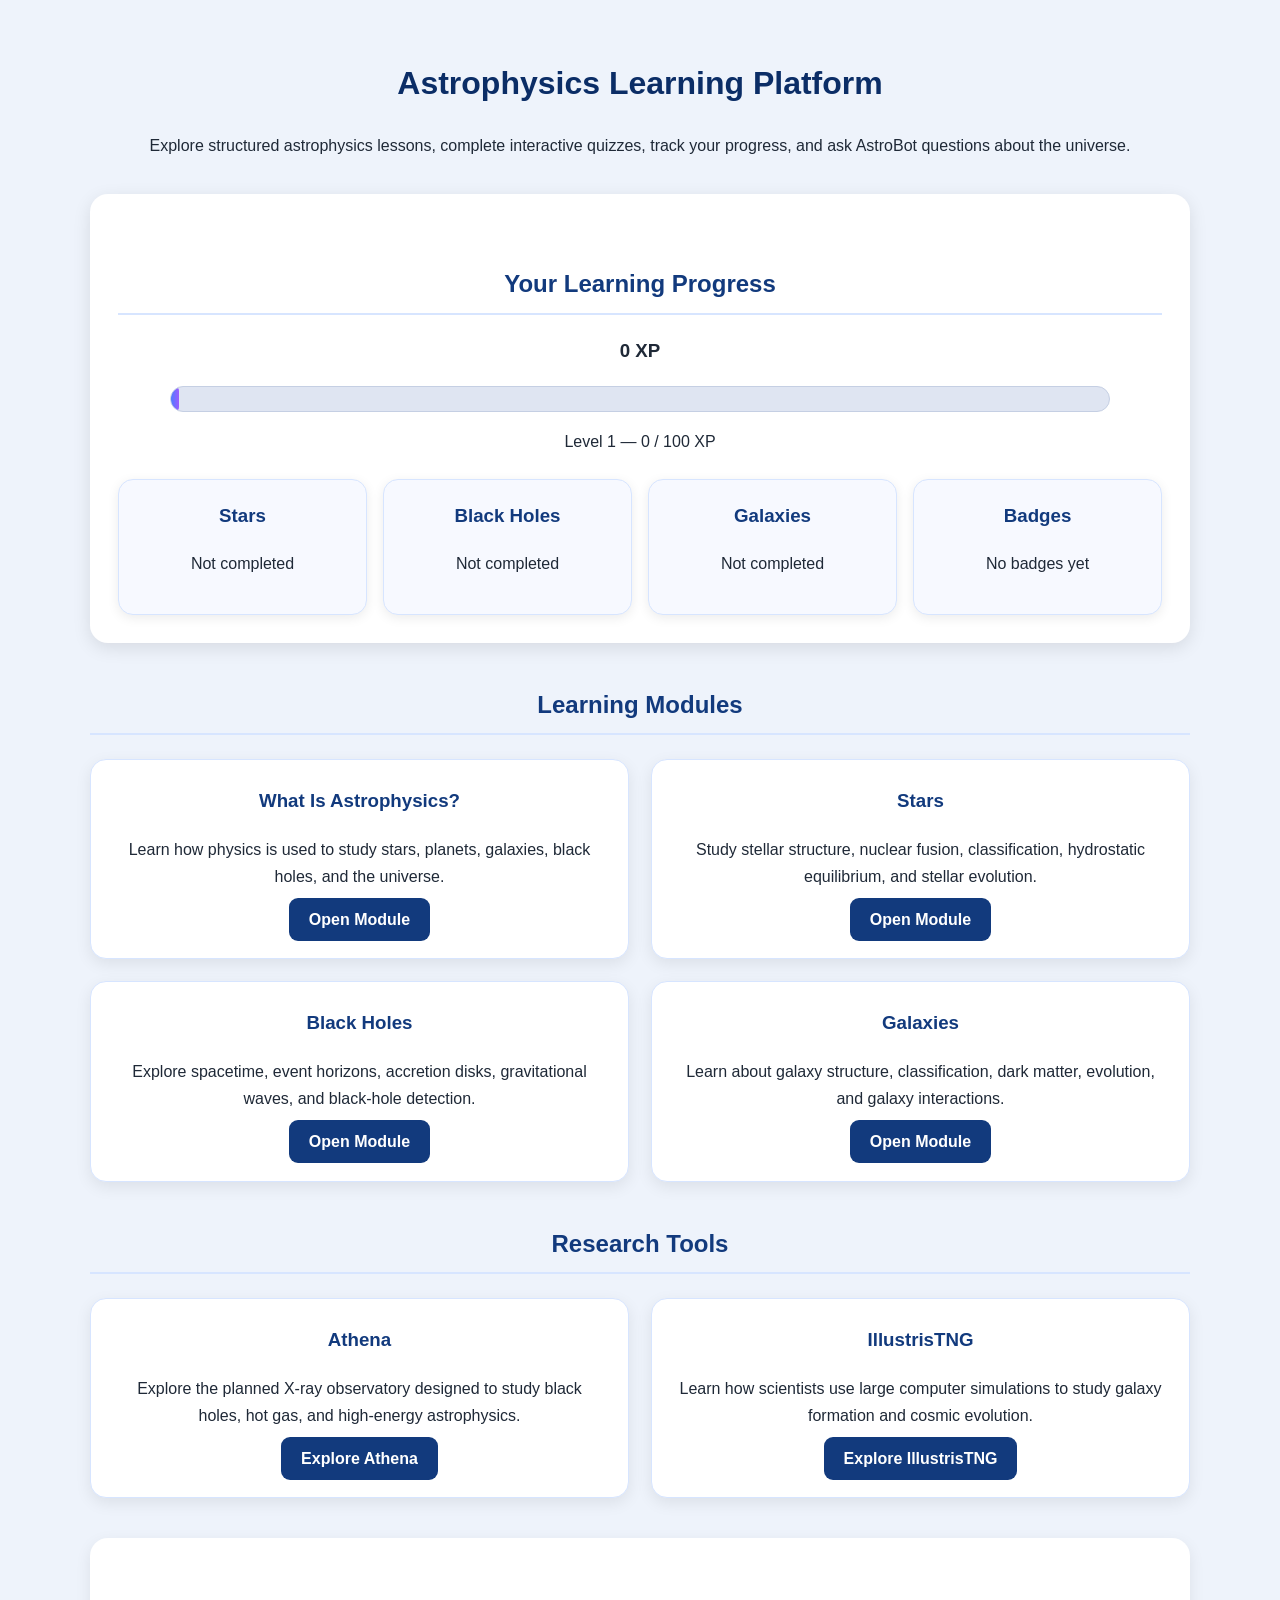
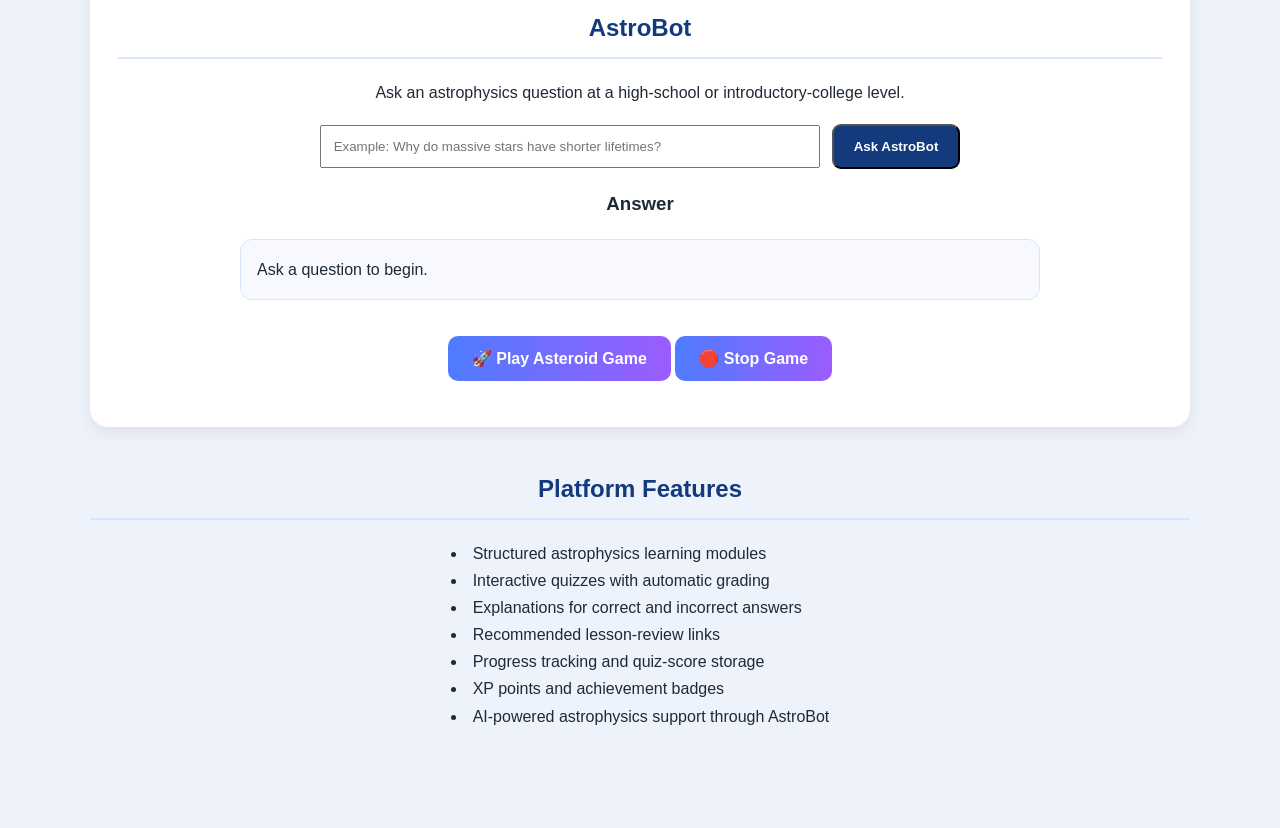
<file: index.html>
<!DOCTYPE html>
<html>

<head>
    <meta charset="UTF-8">
    <title>Astrophysics Learning Platform</title>
    <link rel="stylesheet" href="styles.css?v=99">
    <style>
    body {
        margin: 0 !important;
        background: #eef3fb !important;
        font-family: Arial, Helvetica, sans-serif !important;
    }

    .home-container {
        width: 92% !important;
        max-width: 1100px !important;
        margin: 0 auto !important;
        padding: 35px 0 60px !important;
        text-align: center !important;
    }

    .home-container h1,
    .home-container h2,
    .home-container h3,
    .home-container p {
        text-align: center !important;
    }

    .dashboard {
        width: 100% !important;
        margin: 35px auto !important;
        padding: 28px !important;
        background: white !important;
        border-radius: 18px !important;
        box-shadow: 0 5px 18px rgba(0, 0, 0, 0.1) !important;
        text-align: center !important;
    }

    .xp-bar-container {
        width: 90% !important;
        height: 26px !important;
        margin: 15px auto !important;
        background: #dfe5f2 !important;
        border-radius: 999px !important;
        overflow: hidden !important;
        border: 1px solid #c5cfe3 !important;
    }

    .xp-bar-fill {
        width: 3%;
        min-width: 8px;
        height: 100% !important;
        background: linear-gradient(90deg, #4f7cff, #9b5cff) !important;
        border-radius: 999px !important;
        transition: width 0.5s ease !important;
    }

    .progress-grid {
        display: grid !important;
        grid-template-columns: repeat(4, 1fr) !important;
        gap: 16px !important;
        margin-top: 24px !important;
    }

    .progress-card {
        background: #f7f9ff !important;
        border: 1px solid #d7e5ff !important;
        border-radius: 15px !important;
        padding: 20px !important;
        text-align: center !important;
    }

    .module-grid {
        display: grid !important;
        grid-template-columns: repeat(2, 1fr) !important;
        gap: 22px !important;
        margin: 24px auto !important;
    }

    .module-card {
        background: white !important;
        border: 1px solid #d7e5ff !important;
        border-radius: 16px !important;
        padding: 25px !important;
        text-align: center !important;
        box-shadow: 0 5px 16px rgba(0, 0, 0, 0.08) !important;
    }

    .module-card p {
        text-align: center !important;
    }

    .astrobot-section {
        background: white !important;
        border-radius: 18px !important;
        padding: 28px !important;
        margin: 40px auto !important;
        text-align: center !important;
        box-shadow: 0 5px 16px rgba(0, 0, 0, 0.08) !important;
    }

    .chat-controls {
        display: flex !important;
        justify-content: center !important;
        align-items: center !important;
        gap: 12px !important;
        flex-wrap: wrap !important;
    }

    #userQuestion {
        width: 500px !important;
        max-width: 85% !important;
        padding: 12px !important;
    }

    #response {
        width: 90% !important;
        max-width: 800px !important;
        min-height: 50px !important;
        margin: 18px auto !important;
        padding: 16px !important;
        background: #f7f9ff !important;
        border: 1px solid #d7e5ff !important;
        border-radius: 12px !important;
        text-align: left !important;
    }

    .feature-list {
        display: inline-block !important;
        text-align: left !important;
        margin: 0 auto !important;
    }

    .hidden {
        display: none !important;
    }

    .play-game-button {
    margin: 18px auto !important;
    padding: 13px 24px !important;
    border: none !important;
    border-radius: 10px !important;
    background: linear-gradient(90deg, #4f7cff, #9b5cff) !important;
    color: white !important;
    font-size: 16px !important;
    font-weight: bold !important;
    cursor: pointer !important;
    transition: transform 0.2s ease !important;
}

.play-game-button:hover {
    transform: scale(1.05) !important;
}

.rocket-game {
    width: 100% !important;
    margin: 25px auto !important;
    text-align: center !important;
}

#gameCanvas {
    max-width: 100% !important;
    border-radius: 12px !important;
}
    @media (max-width: 800px) {
        .progress-grid,
        .module-grid {
            grid-template-columns: 1fr !important;
        }
    }
</style>
</head>

<body>

<main class="home-container">

    <h1>Astrophysics Learning Platform</h1>

    <p>
        Explore structured astrophysics lessons, complete interactive quizzes,
        track your progress, and ask AstroBot questions about the universe.
    </p>

    <!-- PROGRESS DASHBOARD -->

<section class="dashboard">

    <h2>Your Learning Progress</h2>

    <h3 id="xpDisplay">0 XP</h3>

    <div class="xp-bar-container">
        <div id="xpBarFill" class="xp-bar-fill"></div>
    </div>

    <p id="xpLevelText">Level 1 — 0 / 100 XP</p>

    <div class="progress-grid">

        <div class="progress-card">
            <h3>Stars</h3>
            <p id="starsProgress">Not completed</p>
        </div>

        <div class="progress-card">
            <h3>Black Holes</h3>
            <p id="blackHolesProgress">Not completed</p>
        </div>

        <div class="progress-card">
            <h3>Galaxies</h3>
            <p id="galaxiesProgress">Not completed</p>
        </div>

        <div class="progress-card">
            <h3>Badges</h3>
            <div id="badgeDisplay">No badges yet</div>
        </div>

    </div>

</section>

    <!-- TOPICS -->

    <section>

        <h2>Learning Modules</h2>

        <div class="module-grid">

            <div class="module-card">
                <h3>What Is Astrophysics?</h3>

                <p>
                    Learn how physics is used to study stars, planets,
                    galaxies, black holes, and the universe.
                </p>

                <a class="button" href="whatisastrophysics.html">
                    Open Module
                </a>
            </div>

            <div class="module-card">
                <h3>Stars</h3>

                <p>
                    Study stellar structure, nuclear fusion, classification,
                    hydrostatic equilibrium, and stellar evolution.
                </p>

                <a class="button" href="stars.html">
                    Open Module
                </a>
            </div>

            <div class="module-card">
                <h3>Black Holes</h3>

                <p>
                    Explore spacetime, event horizons, accretion disks,
                    gravitational waves, and black-hole detection.
                </p>

                <a class="button" href="blackholes.html">
                    Open Module
                </a>
            </div>

            <div class="module-card">
                <h3>Galaxies</h3>

                <p>
                    Learn about galaxy structure, classification,
                    dark matter, evolution, and galaxy interactions.
                </p>

                <a class="button" href="galaxies.html">
                    Open Module
                </a>
            </div>

        </div>

    </section>

    <!-- RESEARCH TOOLS -->

    <section>

        <h2>Research Tools</h2>

        <div class="module-grid">

            <div class="module-card">
                <h3>Athena</h3>

                <p>
                    Explore the planned X-ray observatory designed to study
                    black holes, hot gas, and high-energy astrophysics.
                </p>

                <a class="button" href="athena.html">
                    Explore Athena
                </a>
            </div>

            <div class="module-card">
                <h3>IllustrisTNG</h3>

                <p>
                    Learn how scientists use large computer simulations
                    to study galaxy formation and cosmic evolution.
                </p>

                <a class="button" href="tng.html">
                    Explore IllustrisTNG
                </a>
            </div>

        </div>

    </section>

    <!-- ASTROBOT -->

    <section class="astrobot-section">

        <h2>AstroBot</h2>

        <p>
            Ask an astrophysics question at a high-school or introductory-college level.
        </p>

        <div class="chat-controls">

            <input
                type="text"
                id="userQuestion"
                placeholder="Example: Why do massive stars have shorter lifetimes?"
            >

            <button
                class="button"
                type="button"
                onclick="askGemini()"
            >
                Ask AstroBot
            </button>

        </div>

        <h3>Answer</h3>

       <div id="response">
    Ask a question to begin.
</div>

<button
    class="play-game-button"
    type="button"
    onclick="playAsteroidGame()"
>
    🚀 Play Asteroid Game
</button>

<button
    class="play-game-button"
    type="button"
    onclick="stopRocketGame()"
>
    🛑 Stop Game
</button>

<!-- ROCKET GAME -->

        <div id="rocketGame" class="rocket-game hidden">

            <h3 id="gameHeading">
    AstroBot is thinking — avoid the asteroids!
</h3>

            <canvas
                id="gameCanvas"
                width="600"
                height="260"
            ></canvas>

            <p>
                Use the left and right arrow keys.
                Score: <span id="gameScore">0</span>
            </p>

        </div>

    </section>

    <!-- CURRENT FEATURES -->

    <section>

        <h2>Platform Features</h2>

        <ul class="feature-list">
            <li>Structured astrophysics learning modules</li>
            <li>Interactive quizzes with automatic grading</li>
            <li>Explanations for correct and incorrect answers</li>
            <li>Recommended lesson-review links</li>
            <li>Progress tracking and quiz-score storage</li>
            <li>XP points and achievement badges</li>
            <li>AI-powered astrophysics support through AstroBot</li>
        </ul>

    </section>

</main>

<script src="progress.js?v=101"></script>
<script src="game.js?v=101"></script>
<script src="script.js?v=102"></script>

<script>
    loadProgressDashboard();

    function playAsteroidGame() {
        const gameContainer = document.getElementById("rocketGame");
        const gameHeading = document.getElementById("gameHeading");

        gameContainer.classList.remove("hidden");

        gameHeading.textContent =
            "Dodge the asteroids and survive as long as possible!";

        gameContainer.scrollIntoView({
            behavior: "smooth",
            block: "center"
        });

        startRocketGame();
    }
</script>

</body>

</html>
</file>
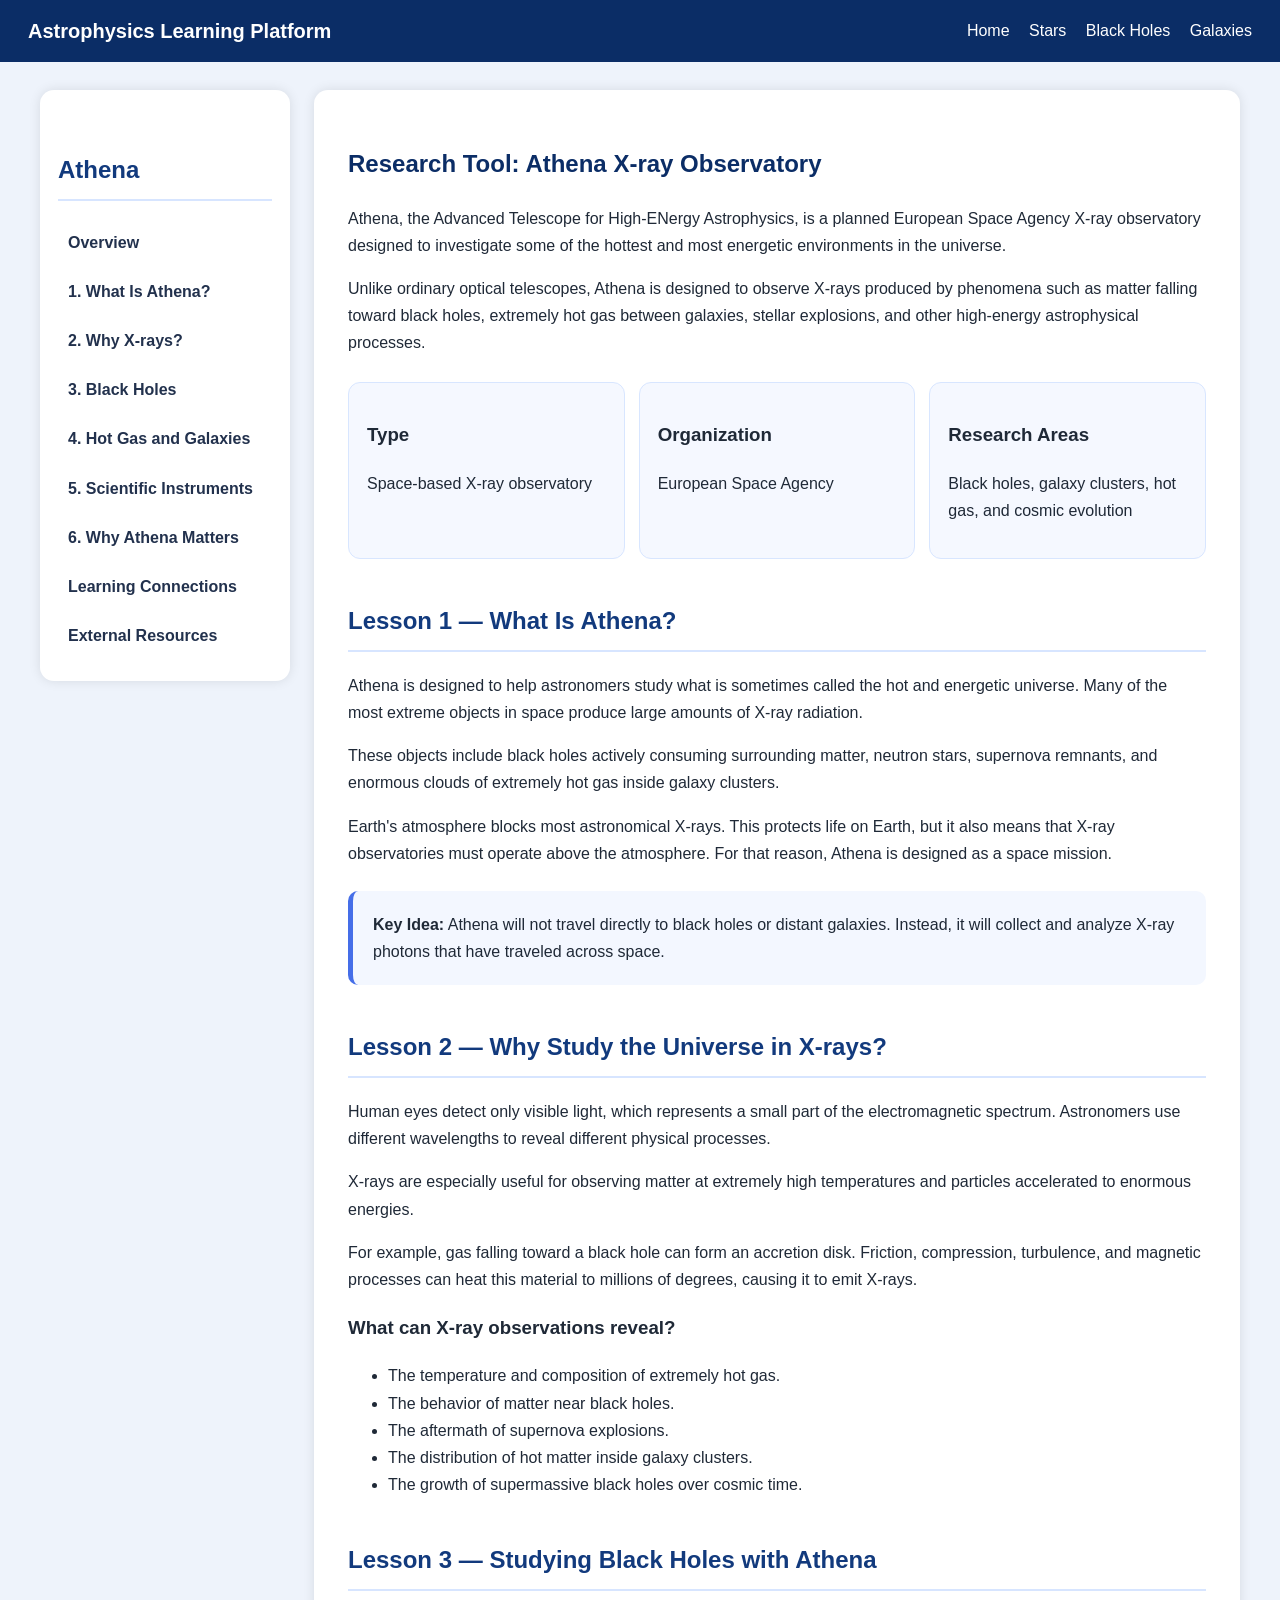
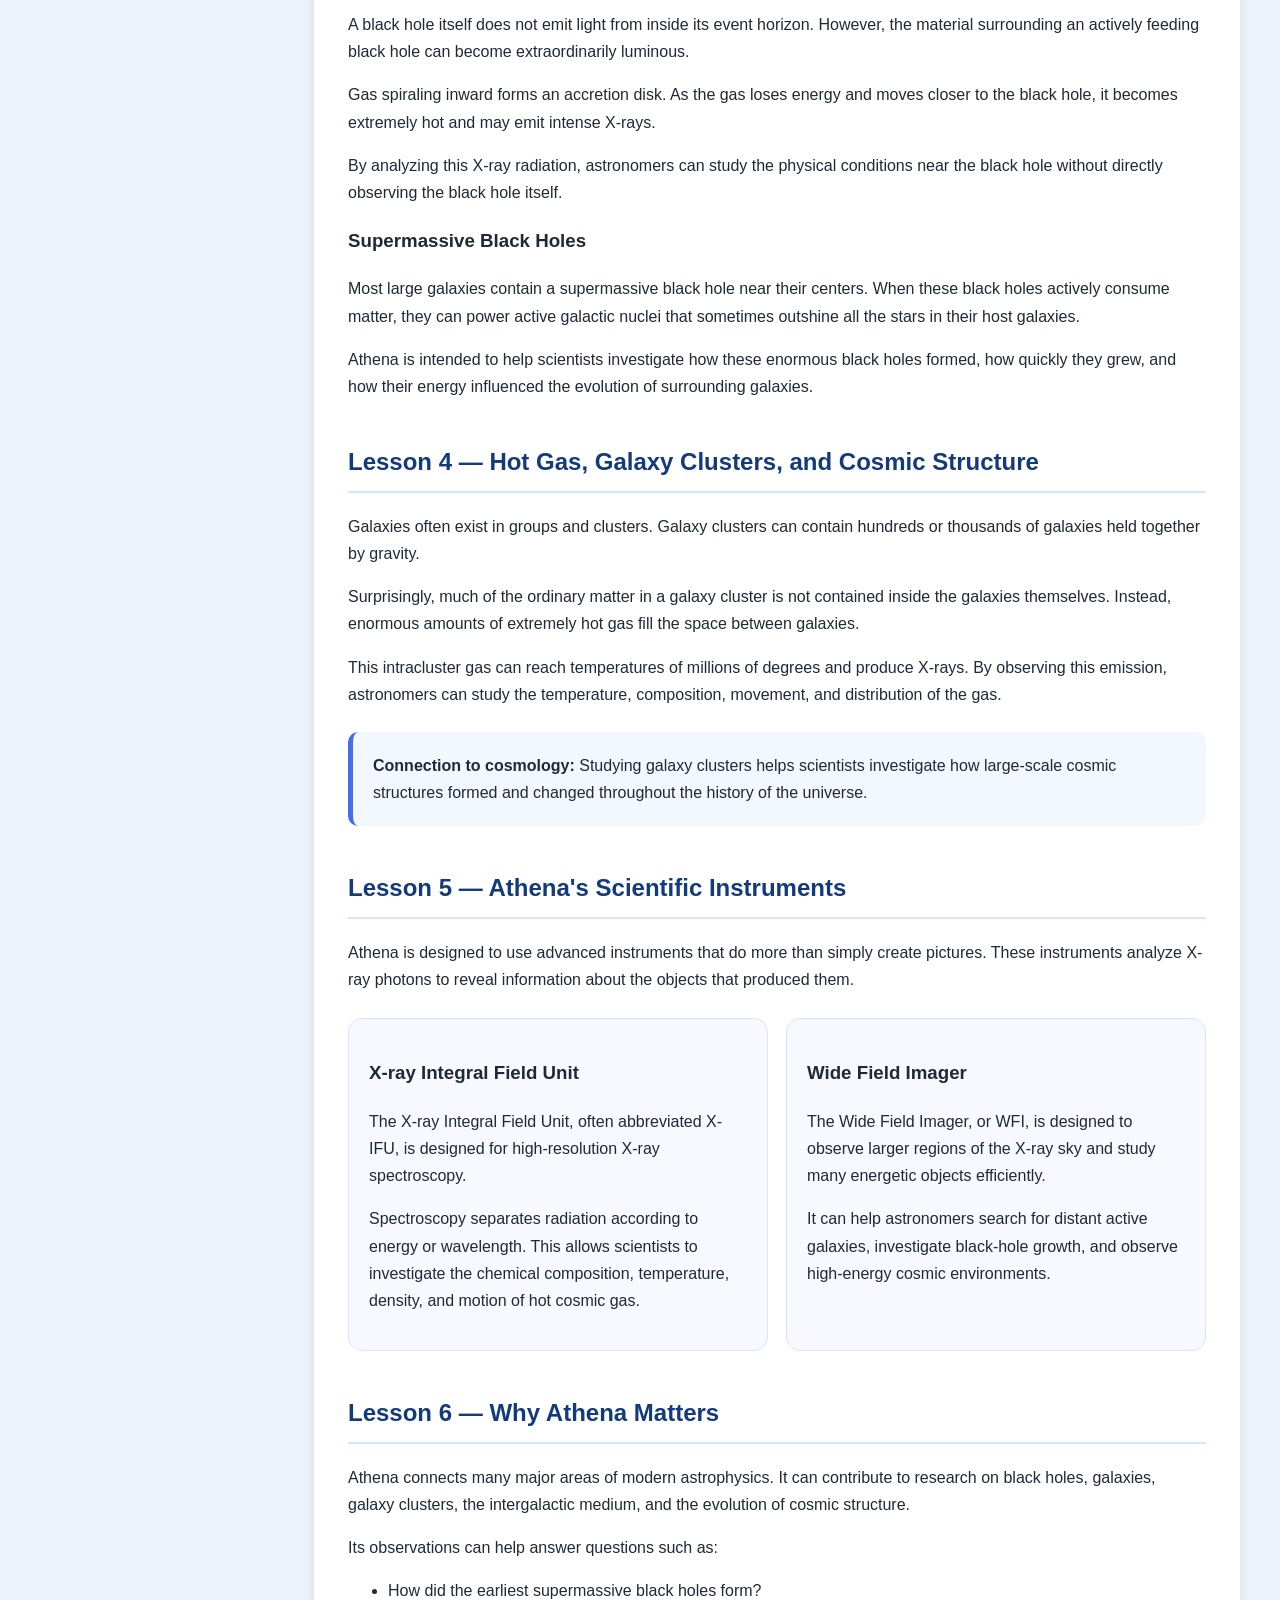
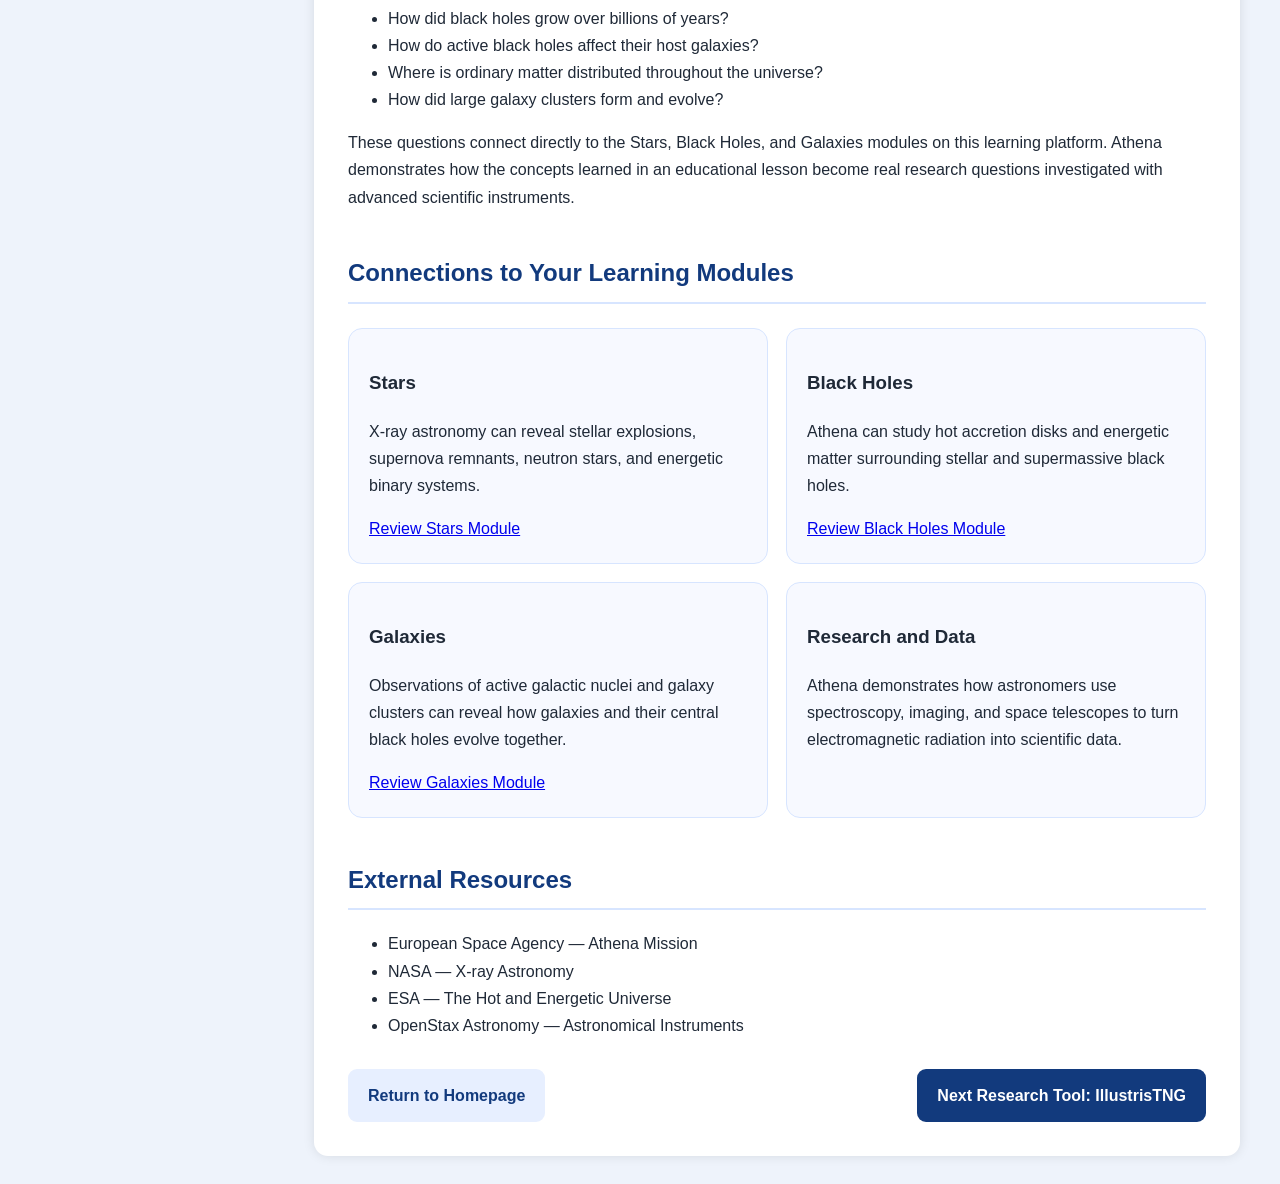
<file: athena.html>
<!DOCTYPE html>
<html>

<head>
    <meta charset="UTF-8">

    <title>Athena X-ray Observatory | Astrophysics Learning Platform</title>

    <link rel="stylesheet" href="styles.css?v=99">

    <style>

        .course-layout {
            display: flex !important;
            align-items: flex-start;
            gap: 24px;
            width: 94%;
            max-width: 1200px;
            margin: 28px auto;
        }

        .sidebar {
            width: 250px !important;
            min-width: 250px;
            background: white;
            border-radius: 14px;
            padding: 18px;
            box-shadow: 0 0 12px rgba(0, 0, 0, 0.1);
            position: sticky;
            top: 20px;
        }

        .sidebar a {
            display: block !important;
            padding: 8px 10px;
            margin: 6px 0;
            color: #22314d;
            border-radius: 8px;
            text-decoration: none;
            font-weight: bold;
        }

        .sidebar a:hover {
            background: #edf4ff;
        }

        .content {
            flex: 1;
            background: white;
            border-radius: 14px;
            padding: 34px;
            box-shadow: 0 0 12px rgba(0, 0, 0, 0.1);
        }

        .mission-card {
            background: #f3f7ff;
            border-left: 5px solid #456ee8;
            border-radius: 10px;
            padding: 20px;
            margin: 24px 0;
        }

        .science-grid {
            display: grid;
            grid-template-columns: repeat(2, minmax(0, 1fr));
            gap: 18px;
            margin: 24px 0;
        }

        .science-card {
            background: #f7f9ff;
            border: 1px solid #d7e5ff;
            border-radius: 14px;
            padding: 20px;
        }

        .lesson-image {
            display: block;
            width: 70% !important;
            max-width: 500px !important;
            height: auto;
            margin: 20px auto 8px;
            border-radius: 10px;
        }

        @media (max-width: 850px) {

            .course-layout {
                display: block !important;
            }

            .sidebar {
                width: auto !important;
                position: static;
                margin-bottom: 20px;
            }

            .science-grid {
                grid-template-columns: 1fr;
            }

            .lesson-image {
                width: 100% !important;
            }
        }

    </style>

</head>


<body>


<nav class="top-nav">

    <div class="brand">
        Astrophysics Learning Platform
    </div>

    <div>
        <a href="index.html">Home</a>
        <a href="stars.html">Stars</a>
        <a href="blackholes.html">Black Holes</a>
        <a href="galaxies.html">Galaxies</a>
    </div>

</nav>


<div class="course-layout">


    <!-- SIDEBAR -->

    <aside class="sidebar">

        <h2>Athena</h2>

        <a href="#overview">Overview</a>

        <a href="#lesson1">
            1. What Is Athena?
        </a>

        <a href="#lesson2">
            2. Why X-rays?
        </a>

        <a href="#lesson3">
            3. Black Holes
        </a>

        <a href="#lesson4">
            4. Hot Gas and Galaxies
        </a>

        <a href="#lesson5">
            5. Scientific Instruments
        </a>

        <a href="#lesson6">
            6. Why Athena Matters
        </a>

        <a href="#connections">
            Learning Connections
        </a>

        <a href="#resources">
            External Resources
        </a>

    </aside>


    <!-- MAIN CONTENT -->

    <main class="content">


        <!-- OVERVIEW -->

        <section id="overview">

            <h1>
                Research Tool: Athena X-ray Observatory
            </h1>

            <p>
                Athena, the Advanced Telescope for High-ENergy
                Astrophysics, is a planned European Space Agency
                X-ray observatory designed to investigate some of
                the hottest and most energetic environments in the
                universe.
            </p>

            <p>
                Unlike ordinary optical telescopes, Athena is designed
                to observe X-rays produced by phenomena such as matter
                falling toward black holes, extremely hot gas between
                galaxies, stellar explosions, and other high-energy
                astrophysical processes.
            </p>

        </section>


        <div class="info-grid">

            <div class="info-card">

                <h3>Type</h3>

                <p>
                    Space-based X-ray observatory
                </p>

            </div>


            <div class="info-card">

                <h3>Organization</h3>

                <p>
                    European Space Agency
                </p>

            </div>


            <div class="info-card">

                <h3>Research Areas</h3>

                <p>
                    Black holes, galaxy clusters, hot gas,
                    and cosmic evolution
                </p>

            </div>

        </div>


        <!-- LESSON 1 -->

        <section id="lesson1">

            <h2>
                Lesson 1 — What Is Athena?
            </h2>

            <p>
                Athena is designed to help astronomers study what is
                sometimes called the hot and energetic universe. Many
                of the most extreme objects in space produce large
                amounts of X-ray radiation.
            </p>

            <p>
                These objects include black holes actively consuming
                surrounding matter, neutron stars, supernova remnants,
                and enormous clouds of extremely hot gas inside galaxy
                clusters.
            </p>

            <p>
                Earth's atmosphere blocks most astronomical X-rays.
                This protects life on Earth, but it also means that
                X-ray observatories must operate above the atmosphere.
                For that reason, Athena is designed as a space mission.
            </p>

            <div class="mission-card">

                <strong>Key Idea:</strong>

                Athena will not travel directly to black holes or
                distant galaxies. Instead, it will collect and analyze
                X-ray photons that have traveled across space.

            </div>

        </section>


        <!-- LESSON 2 -->

        <section id="lesson2">

            <h2>
                Lesson 2 — Why Study the Universe in X-rays?
            </h2>

            <p>
                Human eyes detect only visible light, which represents
                a small part of the electromagnetic spectrum.
                Astronomers use different wavelengths to reveal
                different physical processes.
            </p>

            <p>
                X-rays are especially useful for observing matter at
                extremely high temperatures and particles accelerated
                to enormous energies.
            </p>

            <p>
                For example, gas falling toward a black hole can form
                an accretion disk. Friction, compression, turbulence,
                and magnetic processes can heat this material to
                millions of degrees, causing it to emit X-rays.
            </p>

            <h3>
                What can X-ray observations reveal?
            </h3>

            <ul>

                <li>
                    The temperature and composition of extremely hot gas.
                </li>

                <li>
                    The behavior of matter near black holes.
                </li>

                <li>
                    The aftermath of supernova explosions.
                </li>

                <li>
                    The distribution of hot matter inside galaxy clusters.
                </li>

                <li>
                    The growth of supermassive black holes over cosmic time.
                </li>

            </ul>

        </section>


        <!-- LESSON 3 -->

        <section id="lesson3">

            <h2>
                Lesson 3 — Studying Black Holes with Athena
            </h2>

            <p>
                A black hole itself does not emit light from inside its
                event horizon. However, the material surrounding an
                actively feeding black hole can become extraordinarily
                luminous.
            </p>

            <p>
                Gas spiraling inward forms an accretion disk. As the
                gas loses energy and moves closer to the black hole,
                it becomes extremely hot and may emit intense X-rays.
            </p>

            <p>
                By analyzing this X-ray radiation, astronomers can study
                the physical conditions near the black hole without
                directly observing the black hole itself.
            </p>

            <h3>
                Supermassive Black Holes
            </h3>

            <p>
                Most large galaxies contain a supermassive black hole
                near their centers. When these black holes actively
                consume matter, they can power active galactic nuclei
                that sometimes outshine all the stars in their host
                galaxies.
            </p>

            <p>
                Athena is intended to help scientists investigate how
                these enormous black holes formed, how quickly they
                grew, and how their energy influenced the evolution
                of surrounding galaxies.
            </p>

        </section>


        <!-- LESSON 4 -->

        <section id="lesson4">

            <h2>
                Lesson 4 — Hot Gas, Galaxy Clusters, and Cosmic Structure
            </h2>

            <p>
                Galaxies often exist in groups and clusters. Galaxy
                clusters can contain hundreds or thousands of galaxies
                held together by gravity.
            </p>

            <p>
                Surprisingly, much of the ordinary matter in a galaxy
                cluster is not contained inside the galaxies themselves.
                Instead, enormous amounts of extremely hot gas fill the
                space between galaxies.
            </p>

            <p>
                This intracluster gas can reach temperatures of millions
                of degrees and produce X-rays. By observing this emission,
                astronomers can study the temperature, composition,
                movement, and distribution of the gas.
            </p>

            <div class="mission-card">

                <strong>Connection to cosmology:</strong>

                Studying galaxy clusters helps scientists investigate
                how large-scale cosmic structures formed and changed
                throughout the history of the universe.

            </div>

        </section>


        <!-- LESSON 5 -->

        <section id="lesson5">

            <h2>
                Lesson 5 — Athena's Scientific Instruments
            </h2>

            <p>
                Athena is designed to use advanced instruments that do
                more than simply create pictures. These instruments
                analyze X-ray photons to reveal information about the
                objects that produced them.
            </p>


            <div class="science-grid">


                <div class="science-card">

                    <h3>
                        X-ray Integral Field Unit
                    </h3>

                    <p>
                        The X-ray Integral Field Unit, often abbreviated
                        X-IFU, is designed for high-resolution X-ray
                        spectroscopy.
                    </p>

                    <p>
                        Spectroscopy separates radiation according to
                        energy or wavelength. This allows scientists to
                        investigate the chemical composition,
                        temperature, density, and motion of hot cosmic gas.
                    </p>

                </div>


                <div class="science-card">

                    <h3>
                        Wide Field Imager
                    </h3>

                    <p>
                        The Wide Field Imager, or WFI, is designed to
                        observe larger regions of the X-ray sky and study
                        many energetic objects efficiently.
                    </p>

                    <p>
                        It can help astronomers search for distant active
                        galaxies, investigate black-hole growth, and
                        observe high-energy cosmic environments.
                    </p>

                </div>


            </div>

        </section>


        <!-- LESSON 6 -->

        <section id="lesson6">

            <h2>
                Lesson 6 — Why Athena Matters
            </h2>

            <p>
                Athena connects many major areas of modern astrophysics.
                It can contribute to research on black holes, galaxies,
                galaxy clusters, the intergalactic medium, and the
                evolution of cosmic structure.
            </p>

            <p>
                Its observations can help answer questions such as:
            </p>

            <ul>

                <li>
                    How did the earliest supermassive black holes form?
                </li>

                <li>
                    How did black holes grow over billions of years?
                </li>

                <li>
                    How do active black holes affect their host galaxies?
                </li>

                <li>
                    Where is ordinary matter distributed throughout
                    the universe?
                </li>

                <li>
                    How did large galaxy clusters form and evolve?
                </li>

            </ul>

            <p>
                These questions connect directly to the Stars, Black
                Holes, and Galaxies modules on this learning platform.
                Athena demonstrates how the concepts learned in an
                educational lesson become real research questions
                investigated with advanced scientific instruments.
            </p>

        </section>


        <!-- CONNECTIONS -->

        <section id="connections">

            <h2>
                Connections to Your Learning Modules
            </h2>


            <div class="science-grid">


                <div class="science-card">

                    <h3>Stars</h3>

                    <p>
                        X-ray astronomy can reveal stellar explosions,
                        supernova remnants, neutron stars, and energetic
                        binary systems.
                    </p>

                    <a href="stars.html">
                        Review Stars Module
                    </a>

                </div>


                <div class="science-card">

                    <h3>Black Holes</h3>

                    <p>
                        Athena can study hot accretion disks and energetic
                        matter surrounding stellar and supermassive black holes.
                    </p>

                    <a href="blackholes.html">
                        Review Black Holes Module
                    </a>

                </div>


                <div class="science-card">

                    <h3>Galaxies</h3>

                    <p>
                        Observations of active galactic nuclei and galaxy
                        clusters can reveal how galaxies and their central
                        black holes evolve together.
                    </p>

                    <a href="galaxies.html">
                        Review Galaxies Module
                    </a>

                </div>


                <div class="science-card">

                    <h3>Research and Data</h3>

                    <p>
                        Athena demonstrates how astronomers use
                        spectroscopy, imaging, and space telescopes to
                        turn electromagnetic radiation into scientific data.
                    </p>

                </div>


            </div>

        </section>


        <!-- RESOURCES -->

        <section id="resources">

            <h2>
                External Resources
            </h2>

            <ul>

                <li>
                    European Space Agency — Athena Mission
                </li>

                <li>
                    NASA — X-ray Astronomy
                </li>

                <li>
                    ESA — The Hot and Energetic Universe
                </li>

                <li>
                    OpenStax Astronomy — Astronomical Instruments
                </li>

            </ul>

        </section>


        <!-- NAVIGATION -->

        <div class="button-row">

            <a
                class="button secondary-button"
                href="index.html"
            >
                Return to Homepage
            </a>

            <a
                class="button"
                href="tng.html"
            >
                Next Research Tool: IllustrisTNG
            </a>

        </div>


    </main>

</div>


</body>

</html>
</file>
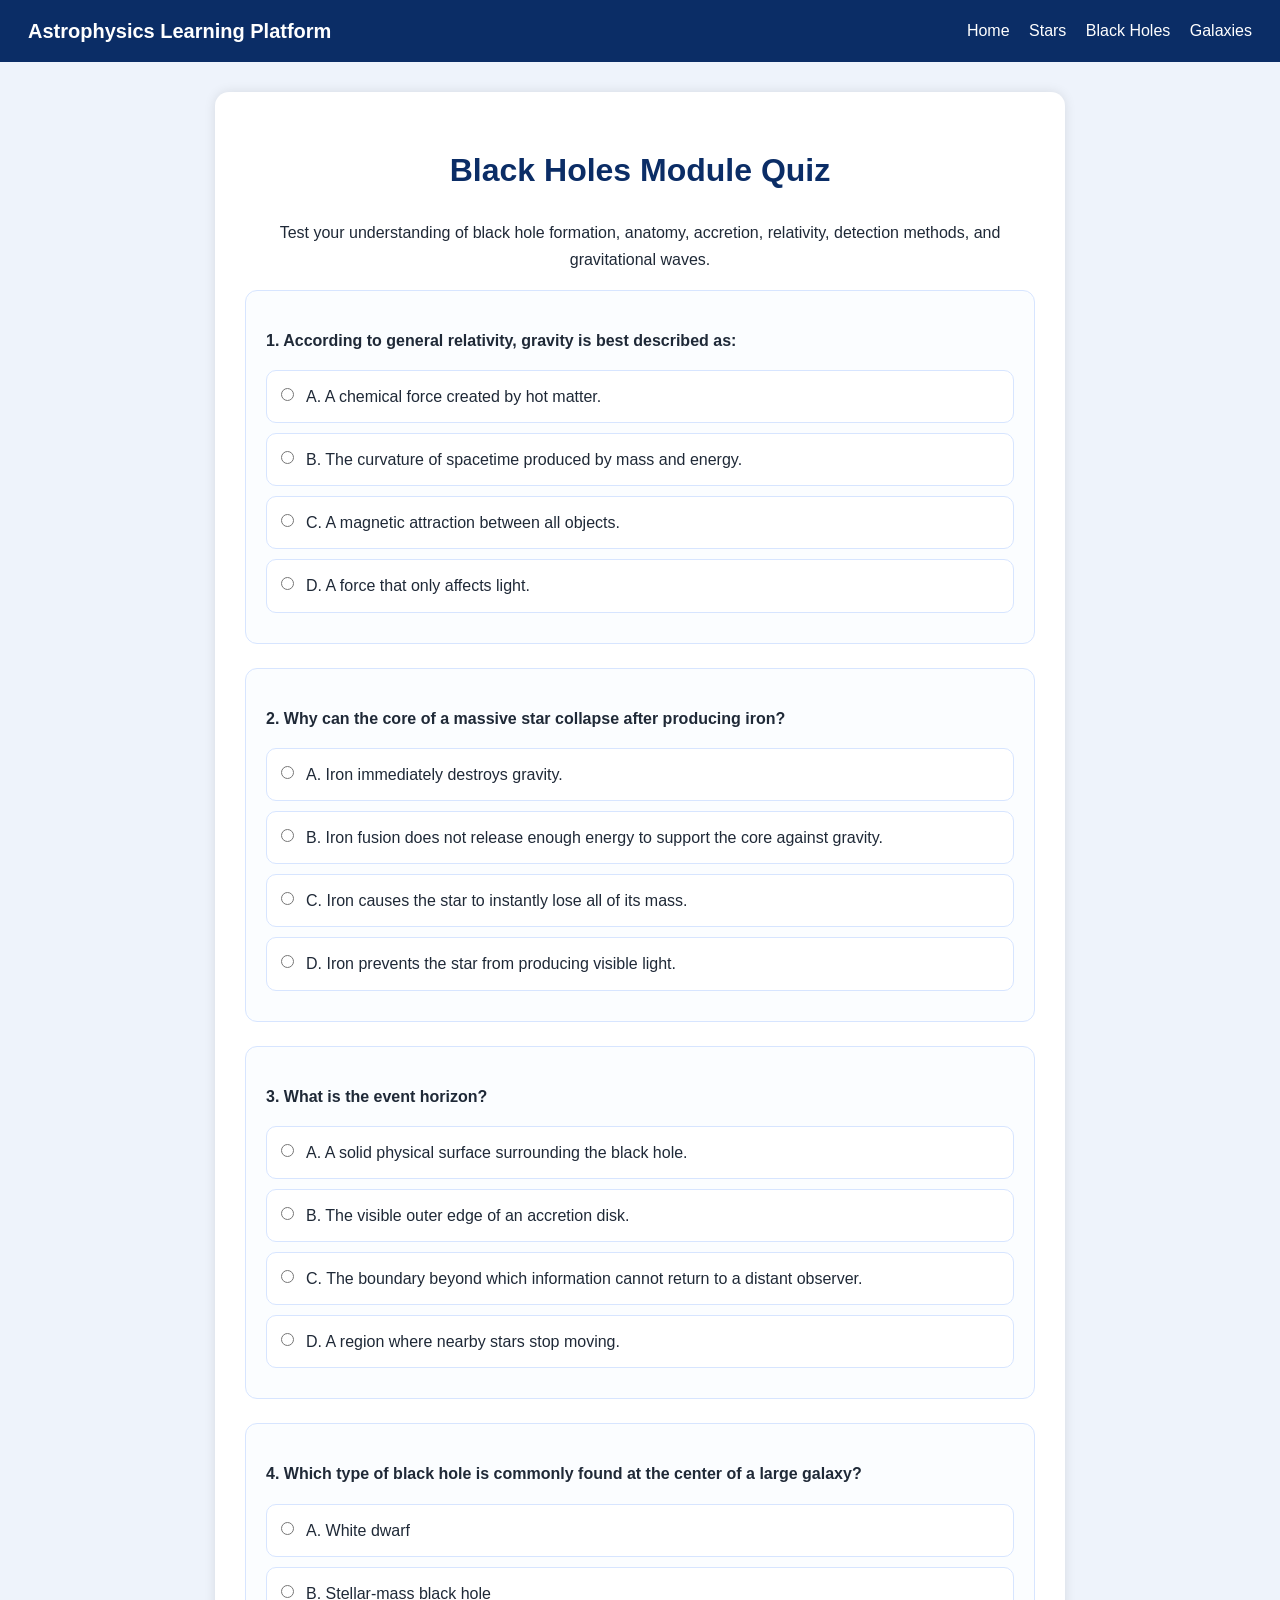
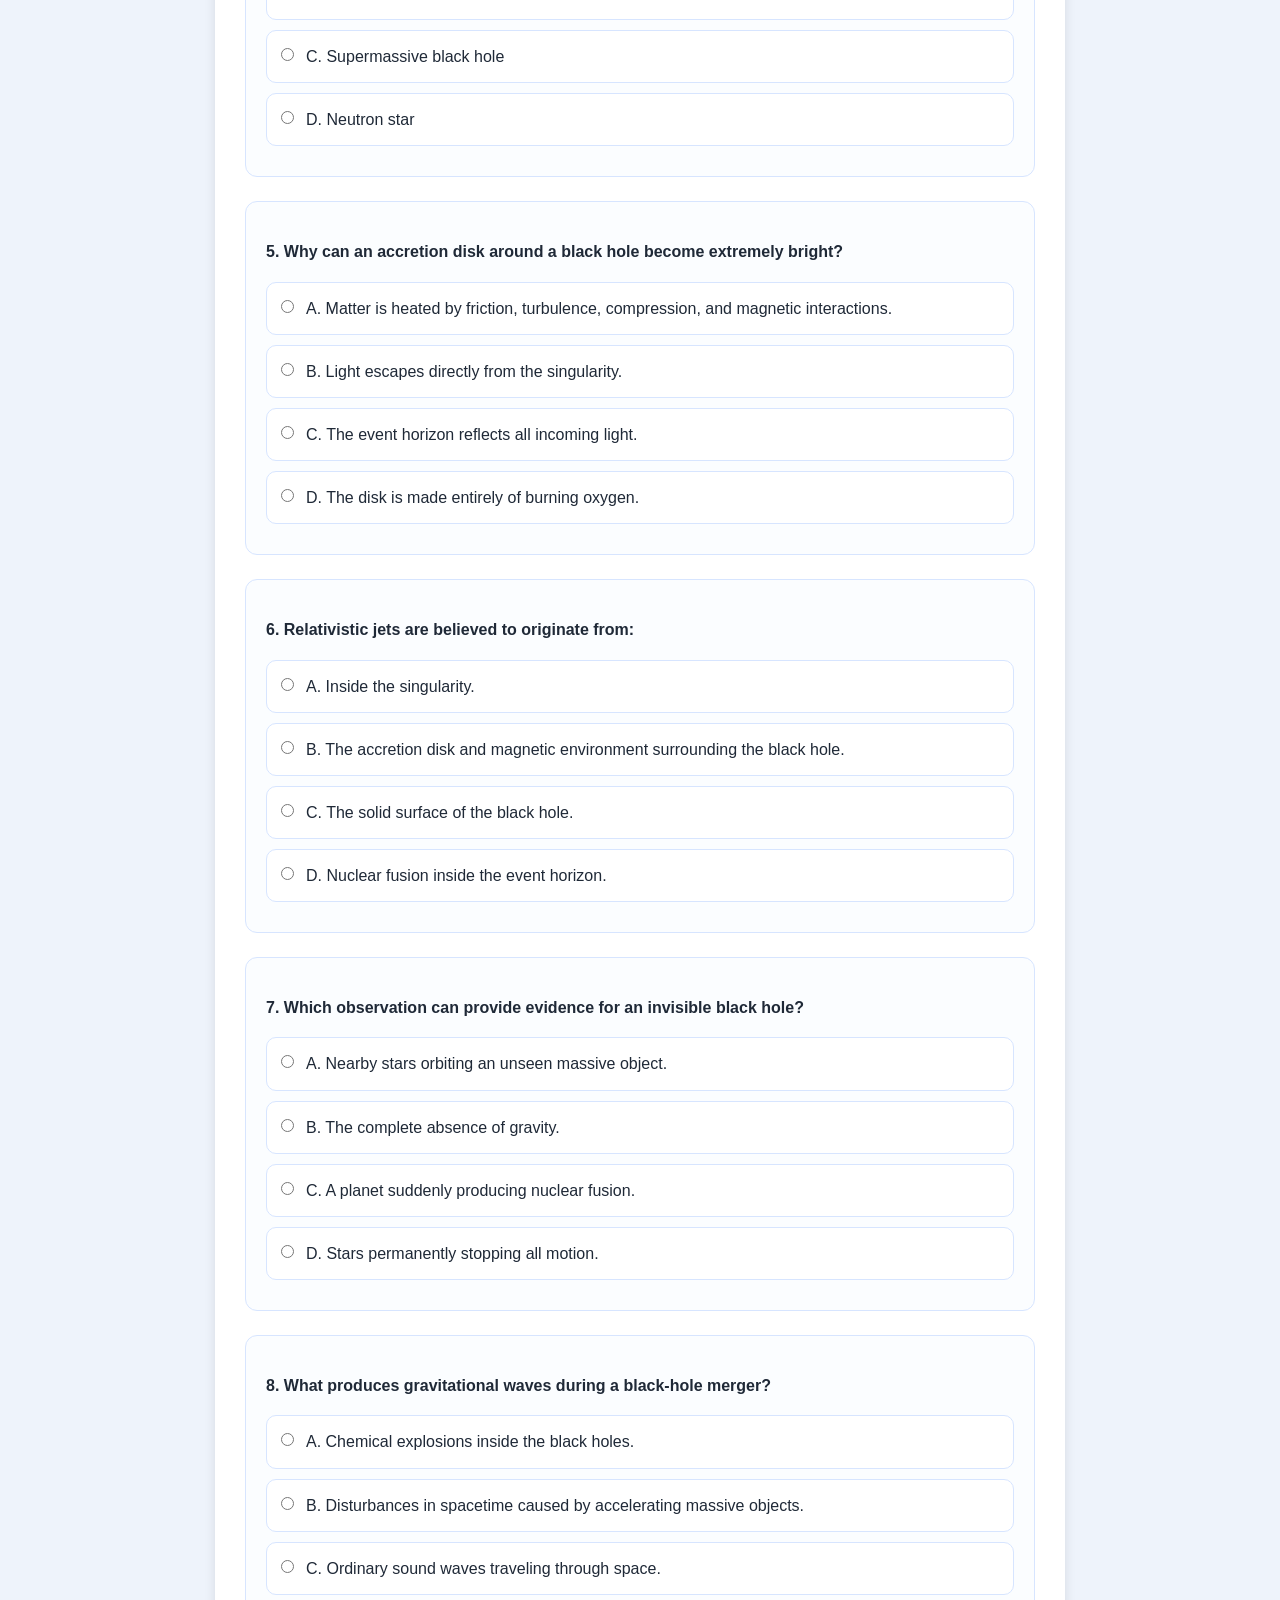
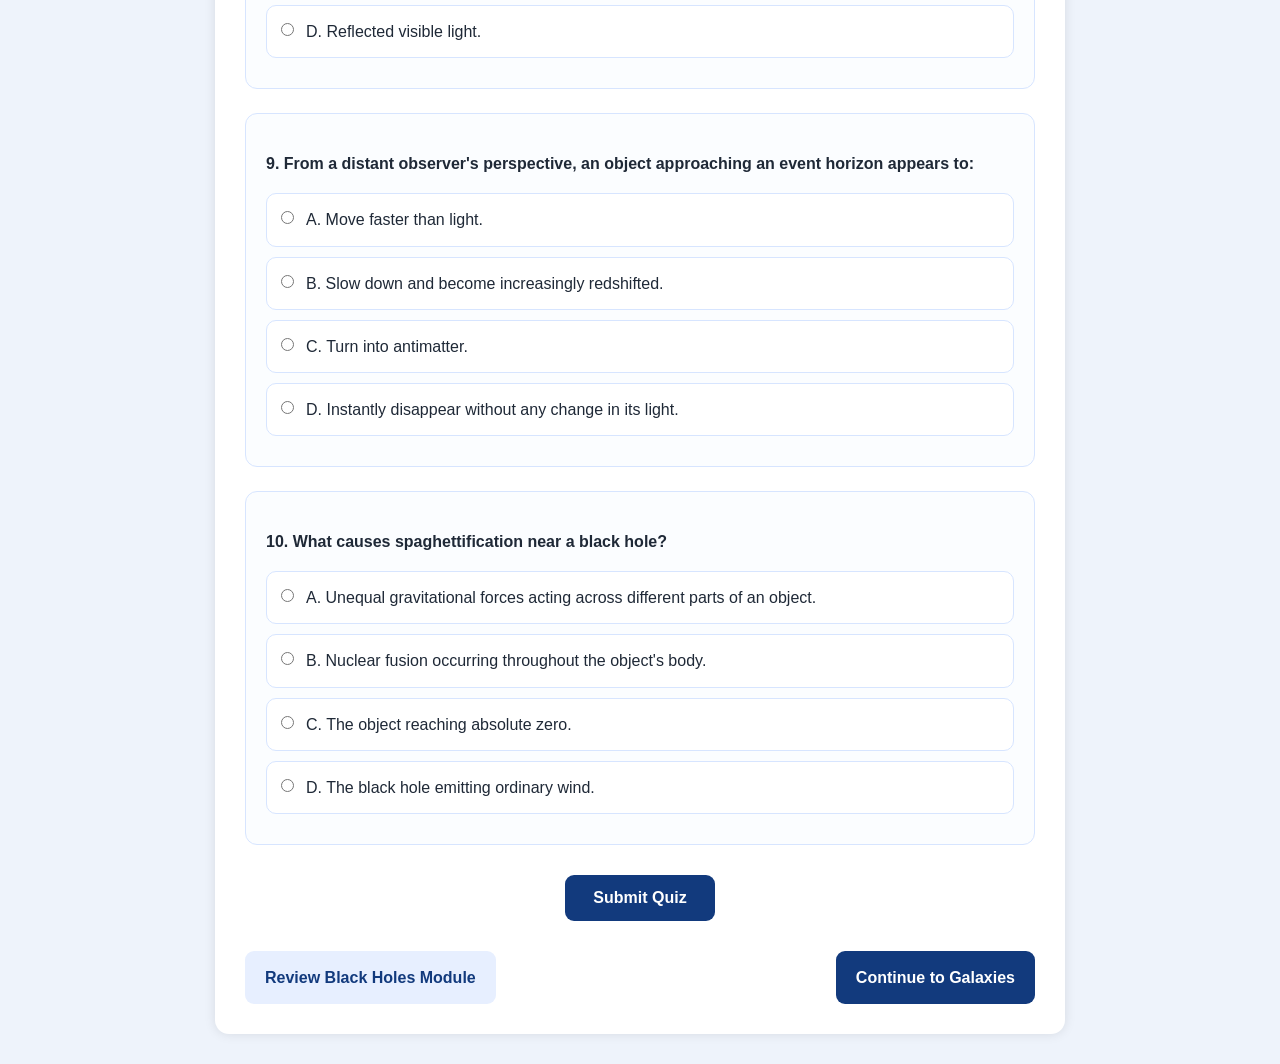
<file: blackholesquiz.html>
<!DOCTYPE html>
<html>

<head>
    <meta charset="UTF-8">
    <title>Black Holes Quiz | Astrophysics Learning Platform</title>
    <link rel="stylesheet" href="styles.css">

    <style>
        body {
            text-align: left !important;
        }

        .quiz-container {
            width: 90%;
            max-width: 850px;
            margin: 30px auto;
            background: white;
            padding: 30px;
            border-radius: 14px;
            box-shadow: 0 0 12px rgba(0, 0, 0, 0.1);
        }

        .quiz-container h1,
        .quiz-introduction {
            text-align: center;
        }

        .question {
            text-align: left !important;
            margin-bottom: 24px;
            padding: 20px;
            border: 1px solid #d7e5ff;
            border-radius: 12px;
            background: #fbfdff;
        }

        .option {
            display: flex !important;
            align-items: flex-start !important;
            gap: 12px !important;
            width: 100% !important;
            padding: 12px 14px !important;
            margin: 10px 0 !important;
            border: 1px solid #d7e5ff !important;
            border-radius: 10px !important;
            background: white !important;
            cursor: pointer;
            box-sizing: border-box;
        }

        .option:hover {
            background: #edf4ff !important;
        }

        .option input[type="radio"] {
            margin-top: 5px !important;
            width: auto !important;
            flex-shrink: 0 !important;
        }

        .submit-btn {
            display: block;
            margin: 30px auto;
            padding: 14px 28px;
            background: #123a7d;
            color: white;
            border: none;
            border-radius: 9px;
            font-size: 16px;
            font-weight: bold;
            cursor: pointer;
        }

        .feedback {
            display: none;
            margin-top: 14px;
            padding: 14px;
            border-radius: 10px;
        }

        .feedback.correct {
            background: #ecfdf3;
            border-left: 5px solid #16a34a;
        }

        .feedback.incorrect {
            background: #fff1f2;
            border-left: 5px solid #dc2626;
        }

        .score-box {
            display: none;
            margin: 30px 0;
            padding: 24px;
            background: #edf4ff;
            border-left: 6px solid #123a7d;
            border-radius: 10px;
            text-align: center;
        }
    </style>
</head>

<body>

<nav class="top-nav">
    <div class="brand">Astrophysics Learning Platform</div>

    <div>
        <a href="index.html">Home</a>
        <a href="stars.html">Stars</a>
        <a href="blackholes.html">Black Holes</a>
        <a href="galaxies.html">Galaxies</a>
    </div>
</nav>

<div class="quiz-container">

    <h1>Black Holes Module Quiz</h1>

    <p class="quiz-introduction">
        Test your understanding of black hole formation, anatomy, accretion,
        relativity, detection methods, and gravitational waves.
    </p>

    <form id="blackHolesQuiz">

        <div class="question">
            <p><strong>1. According to general relativity, gravity is best described as:</strong></p>
            <label class="option"><input type="radio" name="bh1" value="A"> A. A chemical force created by hot matter.</label>
            <label class="option"><input type="radio" name="bh1" value="B"> B. The curvature of spacetime produced by mass and energy.</label>
            <label class="option"><input type="radio" name="bh1" value="C"> C. A magnetic attraction between all objects.</label>
            <label class="option"><input type="radio" name="bh1" value="D"> D. A force that only affects light.</label>
            <div id="feedback-bh1" class="feedback"></div>
        </div>

        <div class="question">
            <p><strong>2. Why can the core of a massive star collapse after producing iron?</strong></p>
            <label class="option"><input type="radio" name="bh2" value="A"> A. Iron immediately destroys gravity.</label>
            <label class="option"><input type="radio" name="bh2" value="B"> B. Iron fusion does not release enough energy to support the core against gravity.</label>
            <label class="option"><input type="radio" name="bh2" value="C"> C. Iron causes the star to instantly lose all of its mass.</label>
            <label class="option"><input type="radio" name="bh2" value="D"> D. Iron prevents the star from producing visible light.</label>
            <div id="feedback-bh2" class="feedback"></div>
        </div>

        <div class="question">
            <p><strong>3. What is the event horizon?</strong></p>
            <label class="option"><input type="radio" name="bh3" value="A"> A. A solid physical surface surrounding the black hole.</label>
            <label class="option"><input type="radio" name="bh3" value="B"> B. The visible outer edge of an accretion disk.</label>
            <label class="option"><input type="radio" name="bh3" value="C"> C. The boundary beyond which information cannot return to a distant observer.</label>
            <label class="option"><input type="radio" name="bh3" value="D"> D. A region where nearby stars stop moving.</label>
            <div id="feedback-bh3" class="feedback"></div>
        </div>

        <div class="question">
            <p><strong>4. Which type of black hole is commonly found at the center of a large galaxy?</strong></p>
            <label class="option"><input type="radio" name="bh4" value="A"> A. White dwarf</label>
            <label class="option"><input type="radio" name="bh4" value="B"> B. Stellar-mass black hole</label>
            <label class="option"><input type="radio" name="bh4" value="C"> C. Supermassive black hole</label>
            <label class="option"><input type="radio" name="bh4" value="D"> D. Neutron star</label>
            <div id="feedback-bh4" class="feedback"></div>
        </div>

        <div class="question">
            <p><strong>5. Why can an accretion disk around a black hole become extremely bright?</strong></p>
            <label class="option"><input type="radio" name="bh5" value="A"> A. Matter is heated by friction, turbulence, compression, and magnetic interactions.</label>
            <label class="option"><input type="radio" name="bh5" value="B"> B. Light escapes directly from the singularity.</label>
            <label class="option"><input type="radio" name="bh5" value="C"> C. The event horizon reflects all incoming light.</label>
            <label class="option"><input type="radio" name="bh5" value="D"> D. The disk is made entirely of burning oxygen.</label>
            <div id="feedback-bh5" class="feedback"></div>
        </div>

        <div class="question">
            <p><strong>6. Relativistic jets are believed to originate from:</strong></p>
            <label class="option"><input type="radio" name="bh6" value="A"> A. Inside the singularity.</label>
            <label class="option"><input type="radio" name="bh6" value="B"> B. The accretion disk and magnetic environment surrounding the black hole.</label>
            <label class="option"><input type="radio" name="bh6" value="C"> C. The solid surface of the black hole.</label>
            <label class="option"><input type="radio" name="bh6" value="D"> D. Nuclear fusion inside the event horizon.</label>
            <div id="feedback-bh6" class="feedback"></div>
        </div>

        <div class="question">
            <p><strong>7. Which observation can provide evidence for an invisible black hole?</strong></p>
            <label class="option"><input type="radio" name="bh7" value="A"> A. Nearby stars orbiting an unseen massive object.</label>
            <label class="option"><input type="radio" name="bh7" value="B"> B. The complete absence of gravity.</label>
            <label class="option"><input type="radio" name="bh7" value="C"> C. A planet suddenly producing nuclear fusion.</label>
            <label class="option"><input type="radio" name="bh7" value="D"> D. Stars permanently stopping all motion.</label>
            <div id="feedback-bh7" class="feedback"></div>
        </div>

        <div class="question">
            <p><strong>8. What produces gravitational waves during a black-hole merger?</strong></p>
            <label class="option"><input type="radio" name="bh8" value="A"> A. Chemical explosions inside the black holes.</label>
            <label class="option"><input type="radio" name="bh8" value="B"> B. Disturbances in spacetime caused by accelerating massive objects.</label>
            <label class="option"><input type="radio" name="bh8" value="C"> C. Ordinary sound waves traveling through space.</label>
            <label class="option"><input type="radio" name="bh8" value="D"> D. Reflected visible light.</label>
            <div id="feedback-bh8" class="feedback"></div>
        </div>

        <div class="question">
            <p><strong>9. From a distant observer's perspective, an object approaching an event horizon appears to:</strong></p>
            <label class="option"><input type="radio" name="bh9" value="A"> A. Move faster than light.</label>
            <label class="option"><input type="radio" name="bh9" value="B"> B. Slow down and become increasingly redshifted.</label>
            <label class="option"><input type="radio" name="bh9" value="C"> C. Turn into antimatter.</label>
            <label class="option"><input type="radio" name="bh9" value="D"> D. Instantly disappear without any change in its light.</label>
            <div id="feedback-bh9" class="feedback"></div>
        </div>

        <div class="question">
            <p><strong>10. What causes spaghettification near a black hole?</strong></p>
            <label class="option"><input type="radio" name="bh10" value="A"> A. Unequal gravitational forces acting across different parts of an object.</label>
            <label class="option"><input type="radio" name="bh10" value="B"> B. Nuclear fusion occurring throughout the object's body.</label>
            <label class="option"><input type="radio" name="bh10" value="C"> C. The object reaching absolute zero.</label>
            <label class="option"><input type="radio" name="bh10" value="D"> D. The black hole emitting ordinary wind.</label>
            <div id="feedback-bh10" class="feedback"></div>
        </div>

    </form>

    <button class="submit-btn" type="button" onclick="gradeBlackHolesQuiz()">
        Submit Quiz
    </button>

    <div id="blackHolesScoreBox" class="score-box"></div>

    <div class="button-row">
        <a class="button secondary-button" href="blackholes.html">
            Review Black Holes Module
        </a>

        <a class="button" href="galaxies.html">
            Continue to Galaxies
        </a>
    </div>

</div>

<script src="progress.js?v=1"></script>
<script src="quiz.js?v=3"></script>

</body>
</html>
</file>
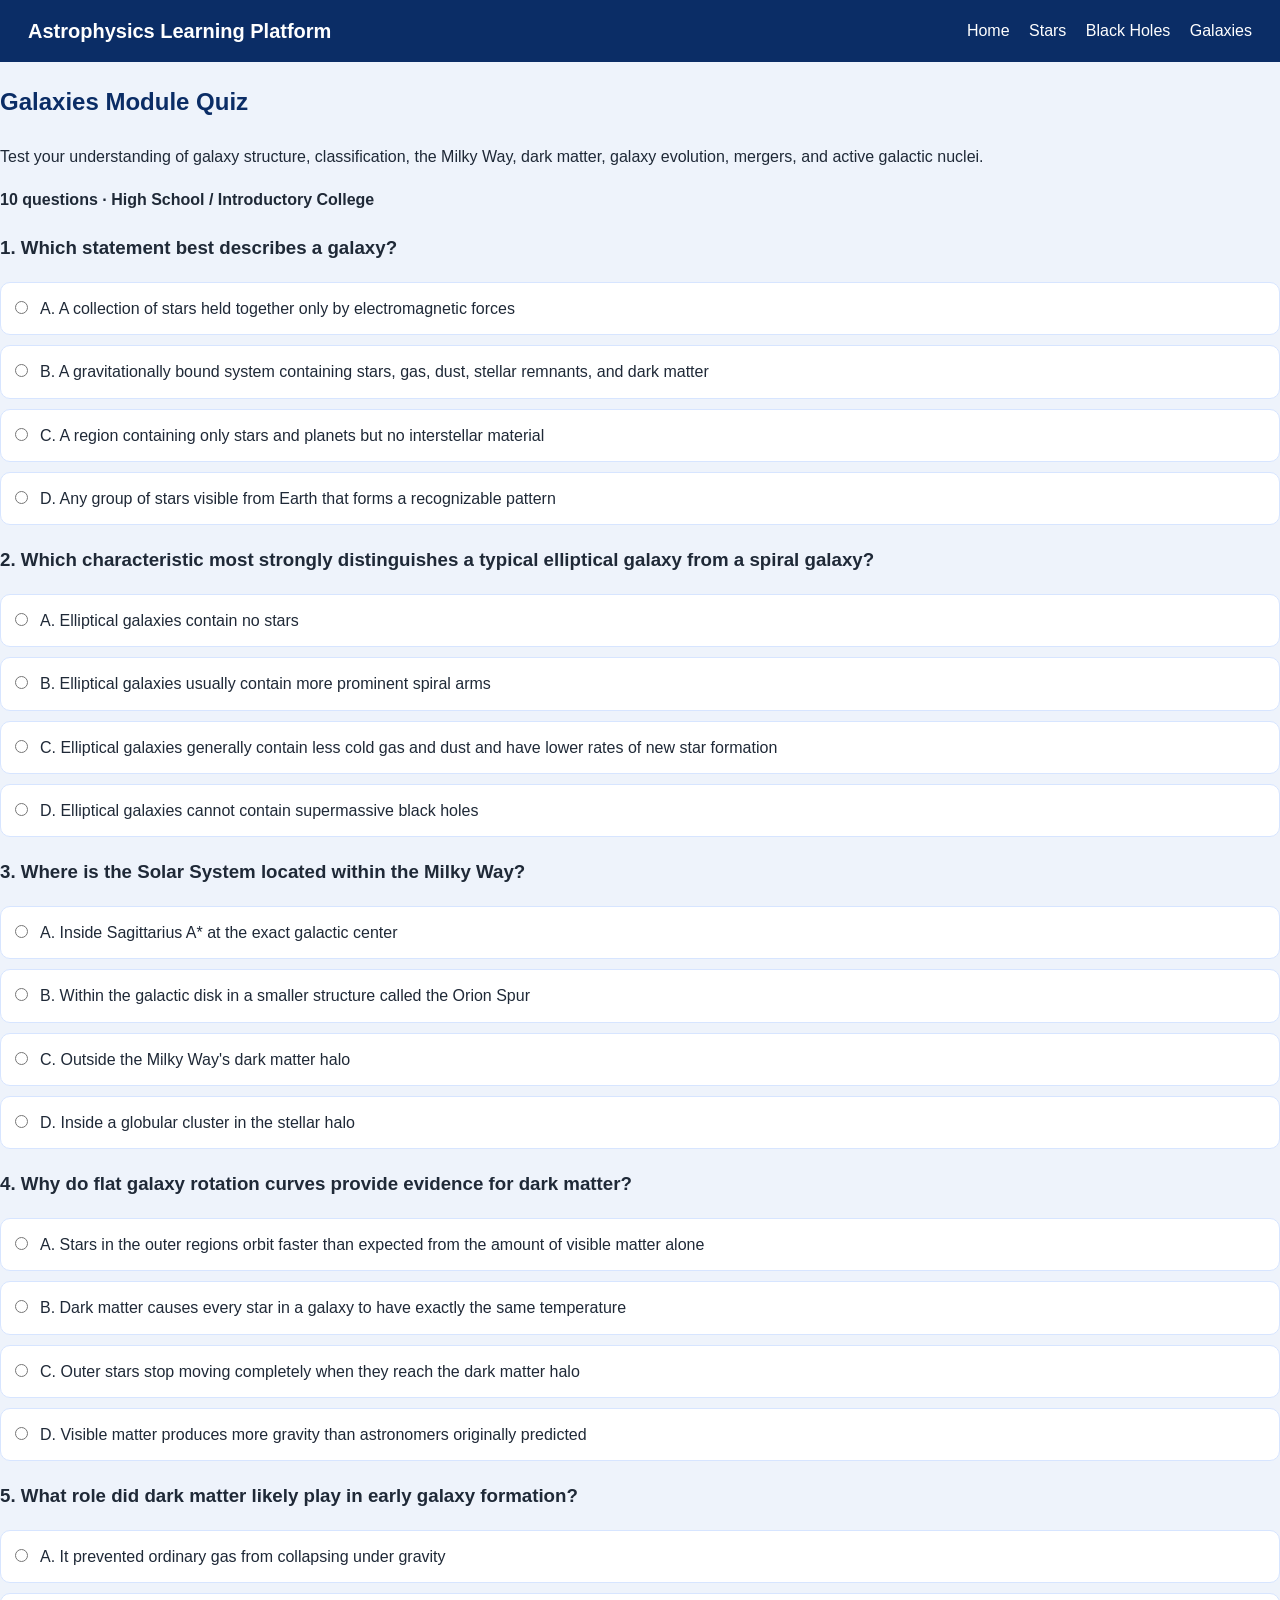
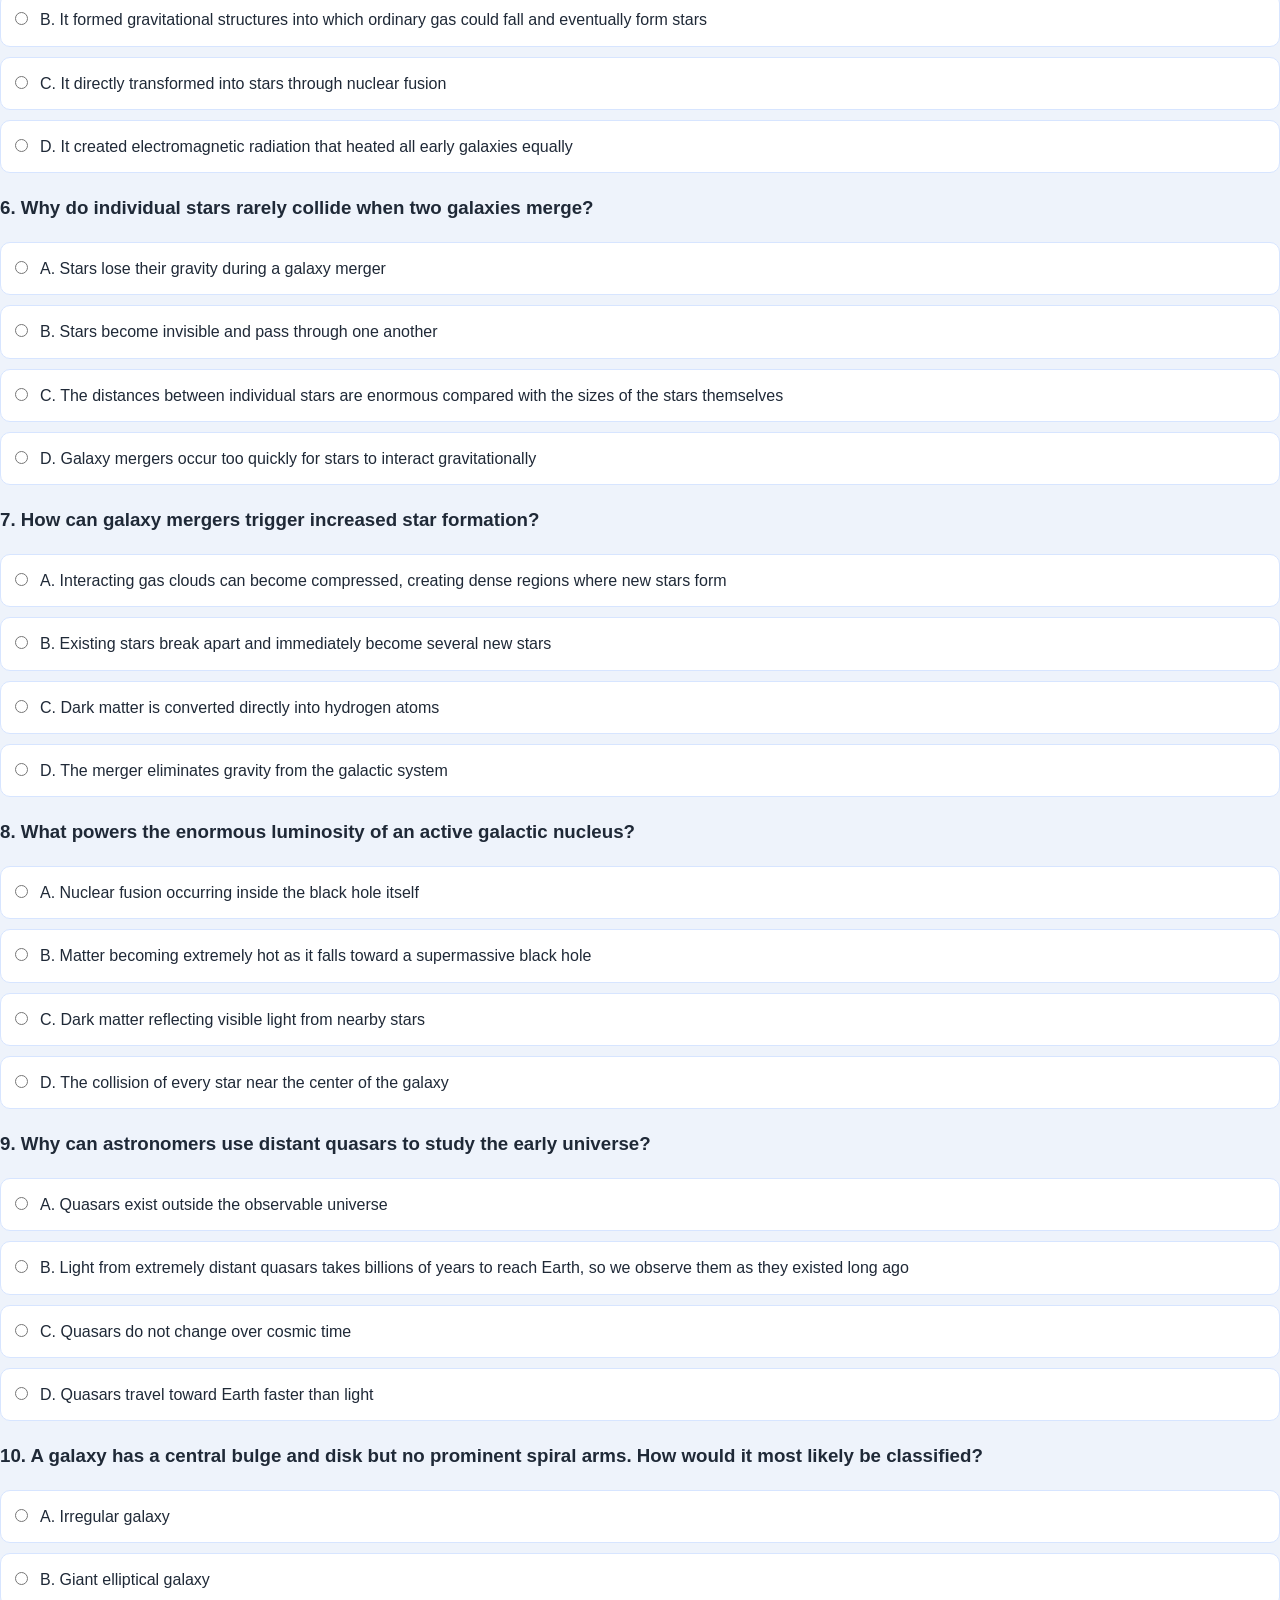
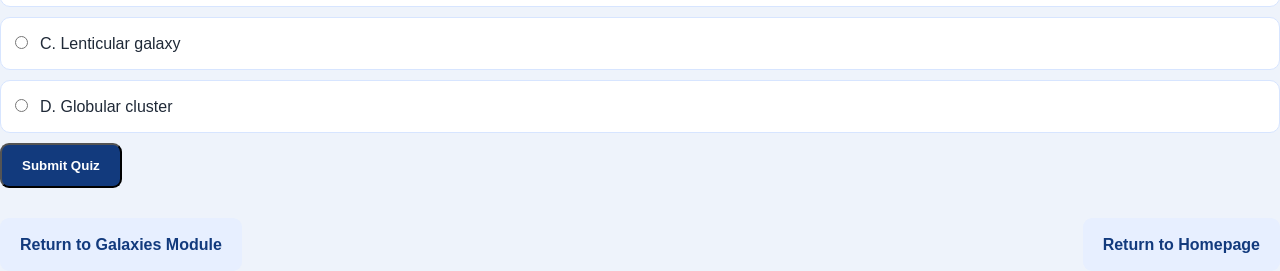
<file: galaxiesquiz.html>
<!DOCTYPE html>
<html>

<head>
    <meta charset="UTF-8">
    <title>Galaxies Module Quiz | Astrophysics Learning Platform</title>
    <link rel="stylesheet" href="styles.css?v=99">
</head>

<body>

<nav class="top-nav">
    <div class="brand">Astrophysics Learning Platform</div>

    <div>
        <a href="index.html">Home</a>
        <a href="stars.html">Stars</a>
        <a href="blackholes.html">Black Holes</a>
        <a href="galaxies.html">Galaxies</a>
    </div>
</nav>

<main class="quiz-container">

    <section class="quiz-header">

        <h1>Galaxies Module Quiz</h1>

        <p>
            Test your understanding of galaxy structure, classification,
            the Milky Way, dark matter, galaxy evolution, mergers, and
            active galactic nuclei.
        </p>

        <p>
            <strong>10 questions · High School / Introductory College</strong>
        </p>

    </section>


    <!-- QUESTION 1 -->

    <div class="question">

        <h3>1. Which statement best describes a galaxy?</h3>

        <label class="option">
            <input type="radio" name="g1" value="A">
            <span>A. A collection of stars held together only by electromagnetic forces</span>
        </label>

        <label class="option">
            <input type="radio" name="g1" value="B">
            <span>B. A gravitationally bound system containing stars, gas, dust, stellar remnants, and dark matter</span>
        </label>

        <label class="option">
            <input type="radio" name="g1" value="C">
            <span>C. A region containing only stars and planets but no interstellar material</span>
        </label>

        <label class="option">
            <input type="radio" name="g1" value="D">
            <span>D. Any group of stars visible from Earth that forms a recognizable pattern</span>
        </label>

        <div id="feedback-g1" class="feedback"></div>

    </div>


    <!-- QUESTION 2 -->

    <div class="question">

        <h3>2. Which characteristic most strongly distinguishes a typical elliptical galaxy from a spiral galaxy?</h3>

        <label class="option">
            <input type="radio" name="g2" value="A">
            <span>A. Elliptical galaxies contain no stars</span>
        </label>

        <label class="option">
            <input type="radio" name="g2" value="B">
            <span>B. Elliptical galaxies usually contain more prominent spiral arms</span>
        </label>

        <label class="option">
            <input type="radio" name="g2" value="C">
            <span>C. Elliptical galaxies generally contain less cold gas and dust and have lower rates of new star formation</span>
        </label>

        <label class="option">
            <input type="radio" name="g2" value="D">
            <span>D. Elliptical galaxies cannot contain supermassive black holes</span>
        </label>

        <div id="feedback-g2" class="feedback"></div>

    </div>


    <!-- QUESTION 3 -->

    <div class="question">

        <h3>3. Where is the Solar System located within the Milky Way?</h3>

        <label class="option">
            <input type="radio" name="g3" value="A">
            <span>A. Inside Sagittarius A* at the exact galactic center</span>
        </label>

        <label class="option">
            <input type="radio" name="g3" value="B">
            <span>B. Within the galactic disk in a smaller structure called the Orion Spur</span>
        </label>

        <label class="option">
            <input type="radio" name="g3" value="C">
            <span>C. Outside the Milky Way's dark matter halo</span>
        </label>

        <label class="option">
            <input type="radio" name="g3" value="D">
            <span>D. Inside a globular cluster in the stellar halo</span>
        </label>

        <div id="feedback-g3" class="feedback"></div>

    </div>


    <!-- QUESTION 4 -->

    <div class="question">

        <h3>4. Why do flat galaxy rotation curves provide evidence for dark matter?</h3>

        <label class="option">
            <input type="radio" name="g4" value="A">
            <span>A. Stars in the outer regions orbit faster than expected from the amount of visible matter alone</span>
        </label>

        <label class="option">
            <input type="radio" name="g4" value="B">
            <span>B. Dark matter causes every star in a galaxy to have exactly the same temperature</span>
        </label>

        <label class="option">
            <input type="radio" name="g4" value="C">
            <span>C. Outer stars stop moving completely when they reach the dark matter halo</span>
        </label>

        <label class="option">
            <input type="radio" name="g4" value="D">
            <span>D. Visible matter produces more gravity than astronomers originally predicted</span>
        </label>

        <div id="feedback-g4" class="feedback"></div>

    </div>


    <!-- QUESTION 5 -->

    <div class="question">

        <h3>5. What role did dark matter likely play in early galaxy formation?</h3>

        <label class="option">
            <input type="radio" name="g5" value="A">
            <span>A. It prevented ordinary gas from collapsing under gravity</span>
        </label>

        <label class="option">
            <input type="radio" name="g5" value="B">
            <span>B. It formed gravitational structures into which ordinary gas could fall and eventually form stars</span>
        </label>

        <label class="option">
            <input type="radio" name="g5" value="C">
            <span>C. It directly transformed into stars through nuclear fusion</span>
        </label>

        <label class="option">
            <input type="radio" name="g5" value="D">
            <span>D. It created electromagnetic radiation that heated all early galaxies equally</span>
        </label>

        <div id="feedback-g5" class="feedback"></div>

    </div>


    <!-- QUESTION 6 -->

    <div class="question">

        <h3>6. Why do individual stars rarely collide when two galaxies merge?</h3>

        <label class="option">
            <input type="radio" name="g6" value="A">
            <span>A. Stars lose their gravity during a galaxy merger</span>
        </label>

        <label class="option">
            <input type="radio" name="g6" value="B">
            <span>B. Stars become invisible and pass through one another</span>
        </label>

        <label class="option">
            <input type="radio" name="g6" value="C">
            <span>C. The distances between individual stars are enormous compared with the sizes of the stars themselves</span>
        </label>

        <label class="option">
            <input type="radio" name="g6" value="D">
            <span>D. Galaxy mergers occur too quickly for stars to interact gravitationally</span>
        </label>

        <div id="feedback-g6" class="feedback"></div>

    </div>


    <!-- QUESTION 7 -->

    <div class="question">

        <h3>7. How can galaxy mergers trigger increased star formation?</h3>

        <label class="option">
            <input type="radio" name="g7" value="A">
            <span>A. Interacting gas clouds can become compressed, creating dense regions where new stars form</span>
        </label>

        <label class="option">
            <input type="radio" name="g7" value="B">
            <span>B. Existing stars break apart and immediately become several new stars</span>
        </label>

        <label class="option">
            <input type="radio" name="g7" value="C">
            <span>C. Dark matter is converted directly into hydrogen atoms</span>
        </label>

        <label class="option">
            <input type="radio" name="g7" value="D">
            <span>D. The merger eliminates gravity from the galactic system</span>
        </label>

        <div id="feedback-g7" class="feedback"></div>

    </div>


    <!-- QUESTION 8 -->

    <div class="question">

        <h3>8. What powers the enormous luminosity of an active galactic nucleus?</h3>

        <label class="option">
            <input type="radio" name="g8" value="A">
            <span>A. Nuclear fusion occurring inside the black hole itself</span>
        </label>

        <label class="option">
            <input type="radio" name="g8" value="B">
            <span>B. Matter becoming extremely hot as it falls toward a supermassive black hole</span>
        </label>

        <label class="option">
            <input type="radio" name="g8" value="C">
            <span>C. Dark matter reflecting visible light from nearby stars</span>
        </label>

        <label class="option">
            <input type="radio" name="g8" value="D">
            <span>D. The collision of every star near the center of the galaxy</span>
        </label>

        <div id="feedback-g8" class="feedback"></div>

    </div>


    <!-- QUESTION 9 -->

    <div class="question">

        <h3>9. Why can astronomers use distant quasars to study the early universe?</h3>

        <label class="option">
            <input type="radio" name="g9" value="A">
            <span>A. Quasars exist outside the observable universe</span>
        </label>

        <label class="option">
            <input type="radio" name="g9" value="B">
            <span>B. Light from extremely distant quasars takes billions of years to reach Earth, so we observe them as they existed long ago</span>
        </label>

        <label class="option">
            <input type="radio" name="g9" value="C">
            <span>C. Quasars do not change over cosmic time</span>
        </label>

        <label class="option">
            <input type="radio" name="g9" value="D">
            <span>D. Quasars travel toward Earth faster than light</span>
        </label>

        <div id="feedback-g9" class="feedback"></div>

    </div>


    <!-- QUESTION 10 -->

    <div class="question">

        <h3>10. A galaxy has a central bulge and disk but no prominent spiral arms. How would it most likely be classified?</h3>

        <label class="option">
            <input type="radio" name="g10" value="A">
            <span>A. Irregular galaxy</span>
        </label>

        <label class="option">
            <input type="radio" name="g10" value="B">
            <span>B. Giant elliptical galaxy</span>
        </label>

        <label class="option">
            <input type="radio" name="g10" value="C">
            <span>C. Lenticular galaxy</span>
        </label>

        <label class="option">
            <input type="radio" name="g10" value="D">
            <span>D. Globular cluster</span>
        </label>

        <div id="feedback-g10" class="feedback"></div>

    </div>


    <!-- SUBMIT BUTTON -->

    <button
        class="button submit-quiz-button"
        type="button"
        onclick="gradeGalaxiesQuiz()"
    >
        Submit Quiz
    </button>


    <!-- SCORE -->

    <div
        id="galaxiesScoreBox"
        class="score-box"
        style="display: none;"
    ></div>


    <!-- NAVIGATION -->

    <div class="button-row">

        <a
            class="button secondary-button"
            href="galaxies.html"
        >
            Return to Galaxies Module
        </a>

        <a
            class="button secondary-button"
            href="index.html"
        >
            Return to Homepage
        </a>

    </div>

</main>

<script src="progress.js?v=99"></script>
<script src="quiz.js?v=100"></script>

</body>

</html>
</file>
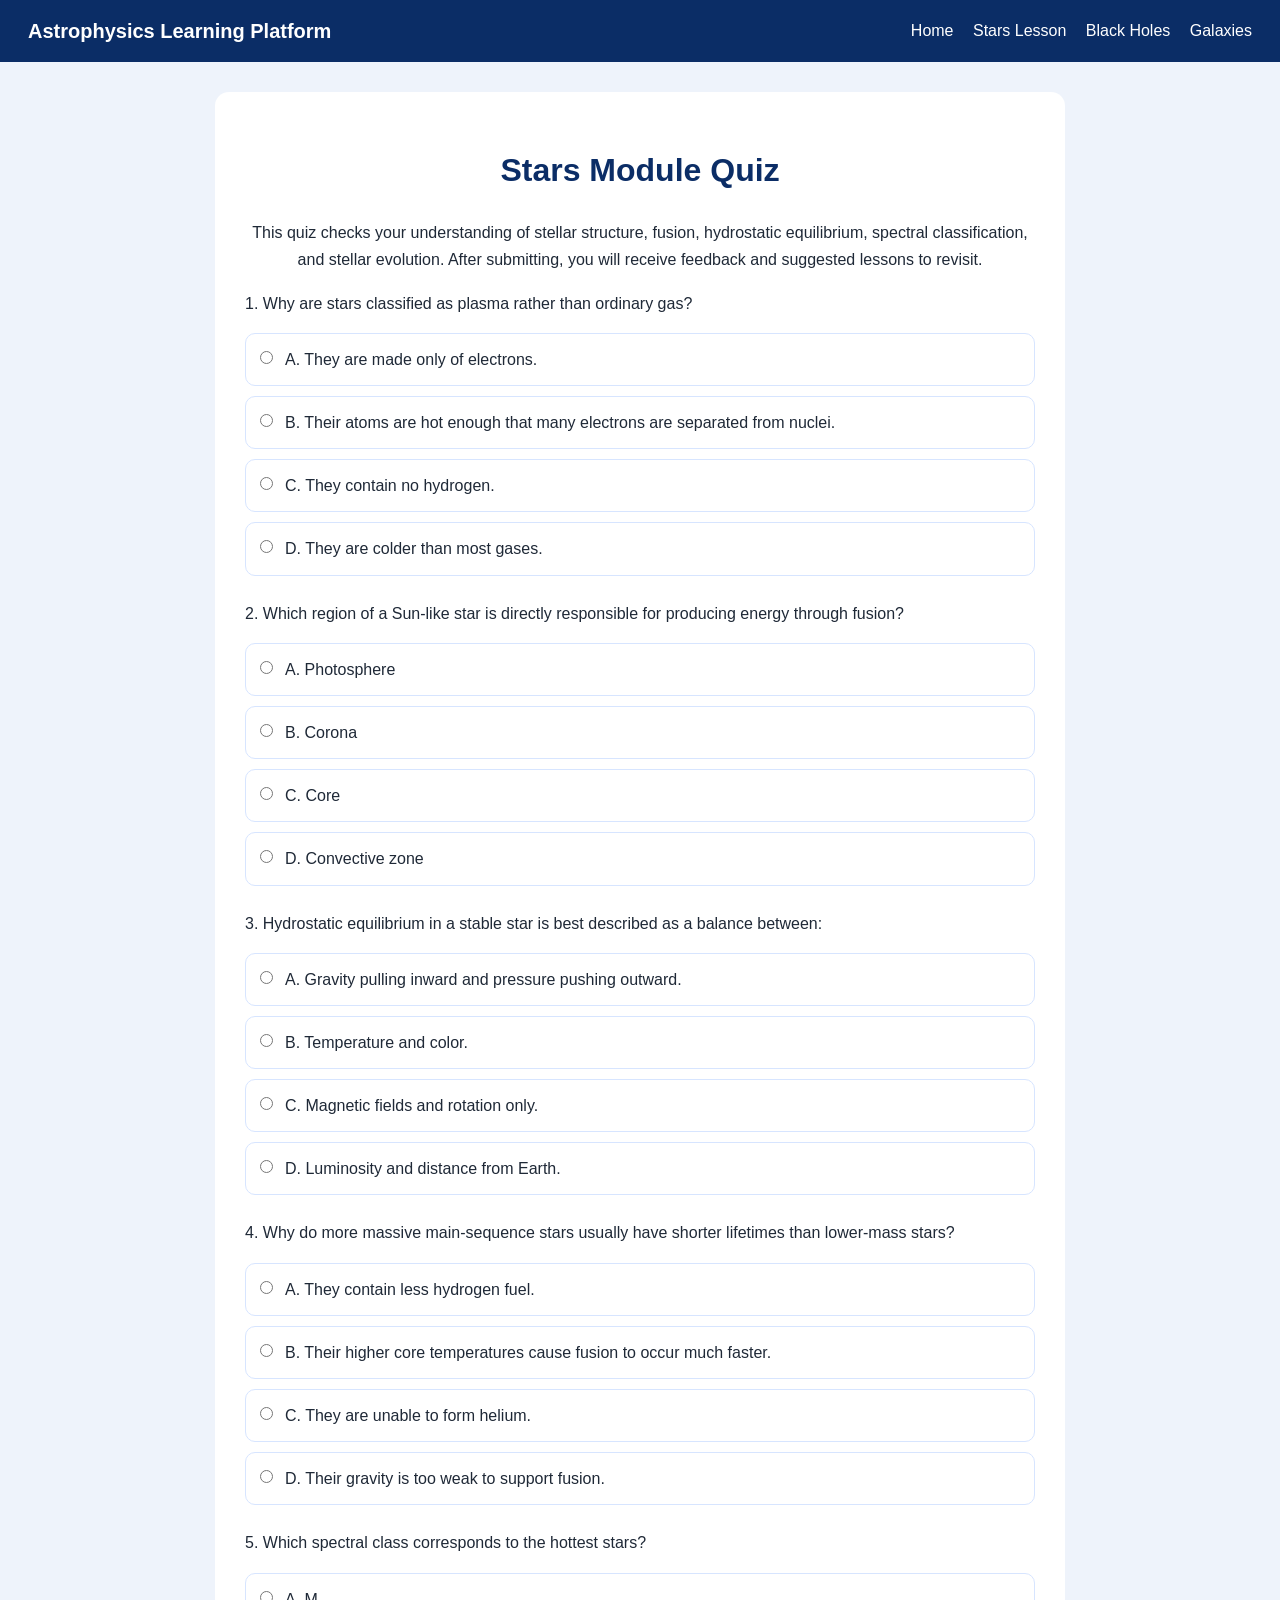
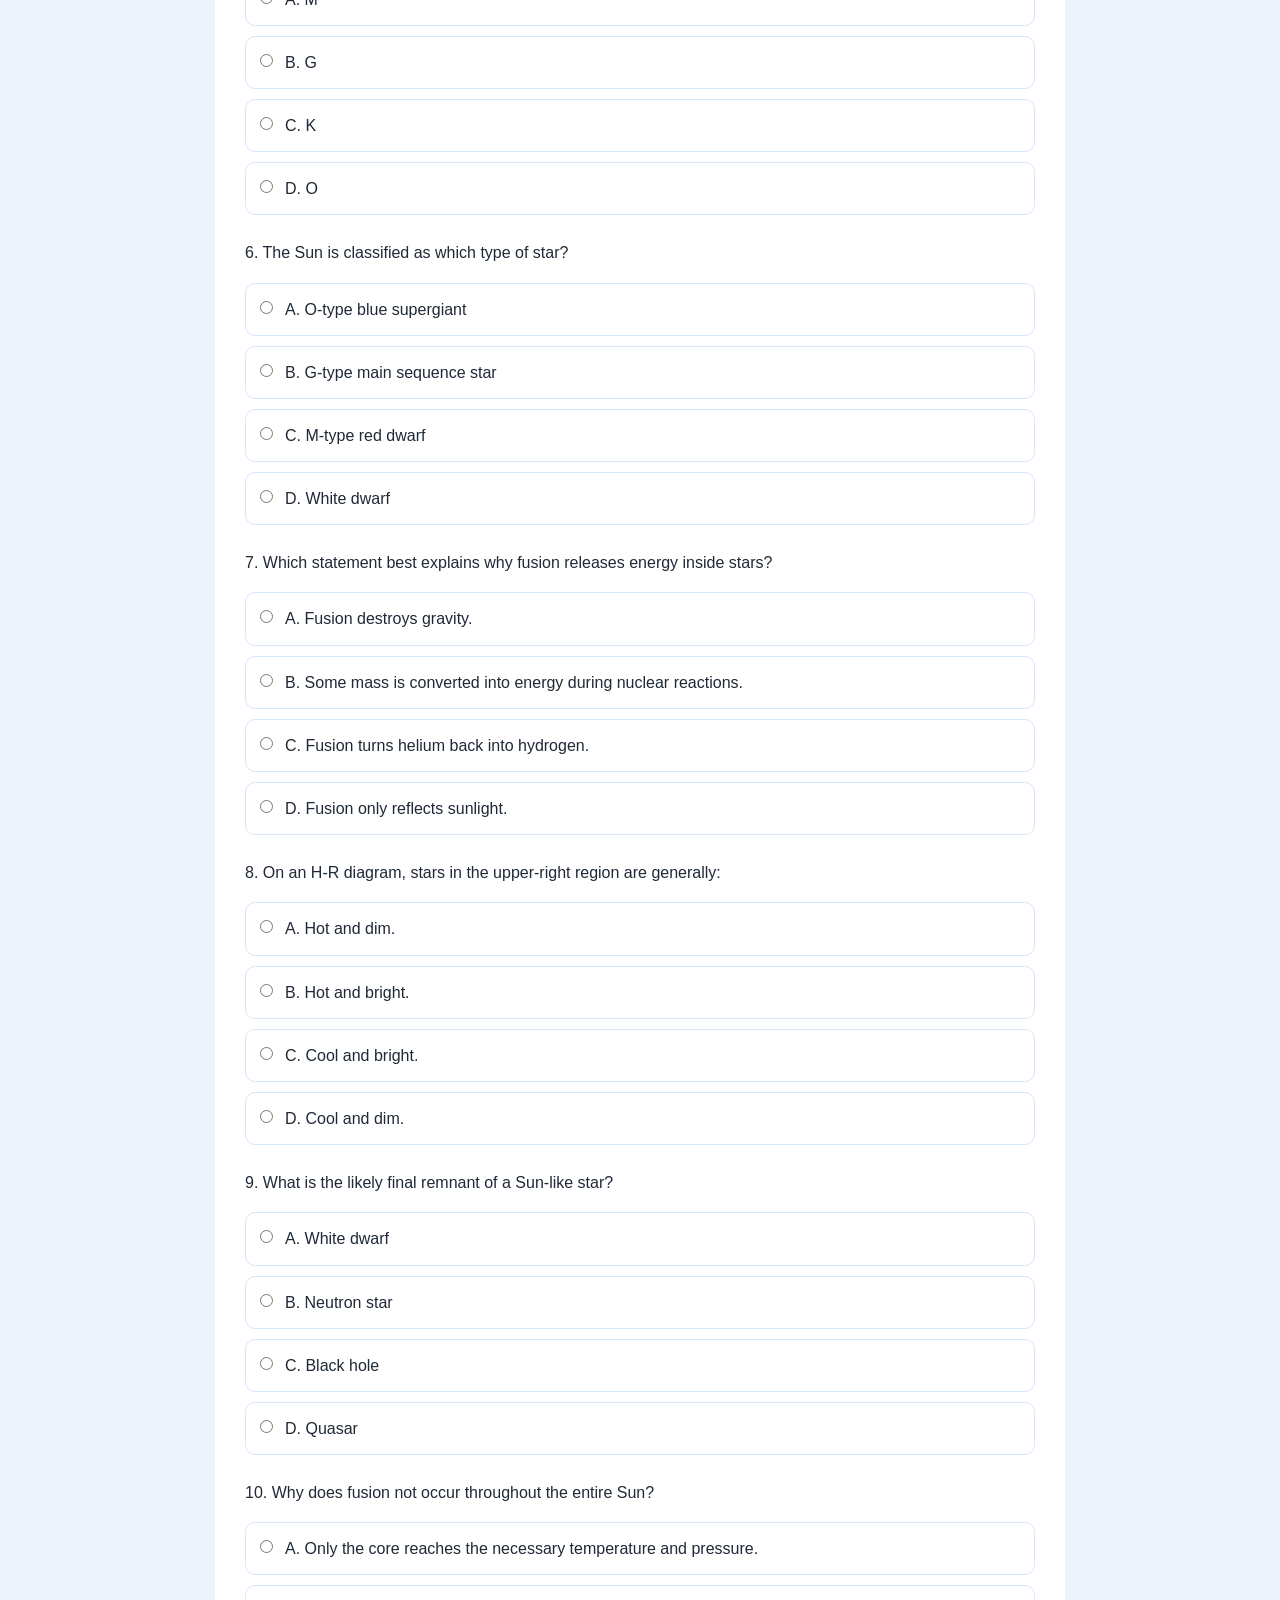
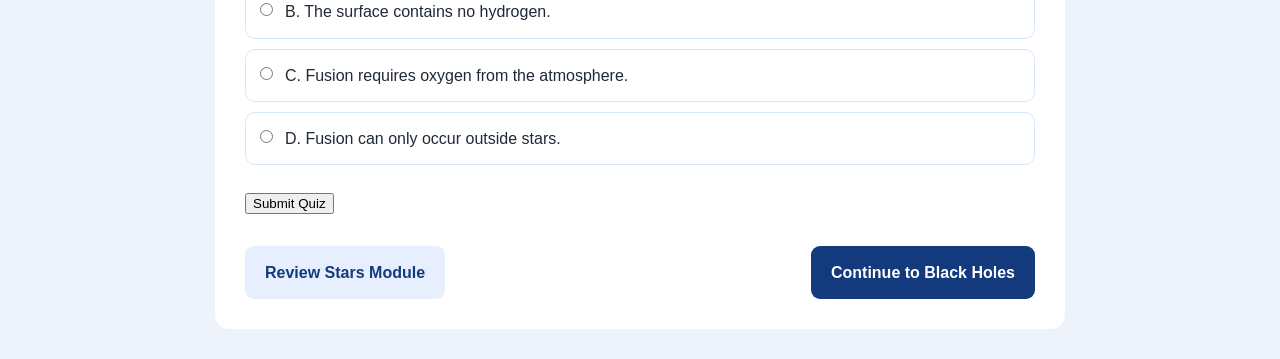
<file: starsquiz.html>
<!DOCTYPE html>
<html>

<head>
    <meta charset="UTF-8">
    <title>Stars Quiz | Astrophysics Learning Platform</title>
    <link rel="stylesheet" href="styles.css">
    <style>
body {
    text-align: left !important;
}

.quiz-container {
    width: 90%;
    max-width: 850px;
    margin: 30px auto;
    background: white;
    padding: 30px;
    border-radius: 14px;
}

.quiz-container h1,
.quiz-container > p {
    text-align: center;
}

.option {
    display: flex !important;
    align-items: flex-start !important;
    gap: 12px !important;
    width: 100% !important;
    padding: 12px 14px !important;
    margin: 10px 0 !important;
    border: 1px solid #d7e5ff !important;
    border-radius: 10px !important;
    background: white !important;
    text-align: left !important;
}

.option input[type="radio"] {
    margin-top: 5px !important;
    width: auto !important;
    flex-shrink: 0 !important;
}

.question {
    text-align: left !important;
    margin-bottom: 24px !important;
}
</style>
</head>

<body>

<nav class="top-nav">
    <div class="brand">Astrophysics Learning Platform</div>
    <div>
        <a href="index.html">Home</a>
        <a href="stars.html">Stars Lesson</a>
        <a href="blackholes.html">Black Holes</a>
        <a href="galaxies.html">Galaxies</a>
    </div>
</nav>

<div class="quiz-container">

<h1>Stars Module Quiz</h1>

<p>
This quiz checks your understanding of stellar structure, fusion, hydrostatic equilibrium, spectral classification,
and stellar evolution. After submitting, you will receive feedback and suggested lessons to revisit.
</p>

<form id="starsQuiz">

    <div class="question">
        <p>1. Why are stars classified as plasma rather than ordinary gas?</p>
        <label class="option"><input type="radio" name="q1" value="A"> A. They are made only of electrons.</label>
        <label class="option"><input type="radio" name="q1" value="B"> B. Their atoms are hot enough that many electrons are separated from nuclei.</label>
        <label class="option"><input type="radio" name="q1" value="C"> C. They contain no hydrogen.</label>
        <label class="option"><input type="radio" name="q1" value="D"> D. They are colder than most gases.</label>
        <div id="feedback-q1" class="feedback"></div>
    </div>

    <div class="question">
        <p>2. Which region of a Sun-like star is directly responsible for producing energy through fusion?</p>
        <label class="option"><input type="radio" name="q2" value="A"> A. Photosphere</label>
        <label class="option"><input type="radio" name="q2" value="B"> B. Corona</label>
        <label class="option"><input type="radio" name="q2" value="C"> C. Core</label>
        <label class="option"><input type="radio" name="q2" value="D"> D. Convective zone</label>
        <div id="feedback-q2" class="feedback"></div>
    </div>

    <div class="question">
        <p>3. Hydrostatic equilibrium in a stable star is best described as a balance between:</p>
        <label class="option"><input type="radio" name="q3" value="A"> A. Gravity pulling inward and pressure pushing outward.</label>
        <label class="option"><input type="radio" name="q3" value="B"> B. Temperature and color.</label>
        <label class="option"><input type="radio" name="q3" value="C"> C. Magnetic fields and rotation only.</label>
        <label class="option"><input type="radio" name="q3" value="D"> D. Luminosity and distance from Earth.</label>
        <div id="feedback-q3" class="feedback"></div>
    </div>

    <div class="question">
        <p>4. Why do more massive main-sequence stars usually have shorter lifetimes than lower-mass stars?</p>
        <label class="option"><input type="radio" name="q4" value="A"> A. They contain less hydrogen fuel.</label>
        <label class="option"><input type="radio" name="q4" value="B"> B. Their higher core temperatures cause fusion to occur much faster.</label>
        <label class="option"><input type="radio" name="q4" value="C"> C. They are unable to form helium.</label>
        <label class="option"><input type="radio" name="q4" value="D"> D. Their gravity is too weak to support fusion.</label>
        <div id="feedback-q4" class="feedback"></div>
    </div>

    <div class="question">
        <p>5. Which spectral class corresponds to the hottest stars?</p>
        <label class="option"><input type="radio" name="q5" value="A"> A. M</label>
        <label class="option"><input type="radio" name="q5" value="B"> B. G</label>
        <label class="option"><input type="radio" name="q5" value="C"> C. K</label>
        <label class="option"><input type="radio" name="q5" value="D"> D. O</label>
        <div id="feedback-q5" class="feedback"></div>
    </div>

    <div class="question">
        <p>6. The Sun is classified as which type of star?</p>
        <label class="option"><input type="radio" name="q6" value="A"> A. O-type blue supergiant</label>
        <label class="option"><input type="radio" name="q6" value="B"> B. G-type main sequence star</label>
        <label class="option"><input type="radio" name="q6" value="C"> C. M-type red dwarf</label>
        <label class="option"><input type="radio" name="q6" value="D"> D. White dwarf</label>
        <div id="feedback-q6" class="feedback"></div>
    </div>

    <div class="question">
        <p>7. Which statement best explains why fusion releases energy inside stars?</p>
        <label class="option"><input type="radio" name="q7" value="A"> A. Fusion destroys gravity.</label>
        <label class="option"><input type="radio" name="q7" value="B"> B. Some mass is converted into energy during nuclear reactions.</label>
        <label class="option"><input type="radio" name="q7" value="C"> C. Fusion turns helium back into hydrogen.</label>
        <label class="option"><input type="radio" name="q7" value="D"> D. Fusion only reflects sunlight.</label>
        <div id="feedback-q7" class="feedback"></div>
    </div>

    <div class="question">
        <p>8. On an H-R diagram, stars in the upper-right region are generally:</p>
        <label class="option"><input type="radio" name="q8" value="A"> A. Hot and dim.</label>
        <label class="option"><input type="radio" name="q8" value="B"> B. Hot and bright.</label>
        <label class="option"><input type="radio" name="q8" value="C"> C. Cool and bright.</label>
        <label class="option"><input type="radio" name="q8" value="D"> D. Cool and dim.</label>
        <div id="feedback-q8" class="feedback"></div>
    </div>

    <div class="question">
        <p>9. What is the likely final remnant of a Sun-like star?</p>
        <label class="option"><input type="radio" name="q9" value="A"> A. White dwarf</label>
        <label class="option"><input type="radio" name="q9" value="B"> B. Neutron star</label>
        <label class="option"><input type="radio" name="q9" value="C"> C. Black hole</label>
        <label class="option"><input type="radio" name="q9" value="D"> D. Quasar</label>
        <div id="feedback-q9" class="feedback"></div>
    </div>

    <div class="question">
        <p>10. Why does fusion not occur throughout the entire Sun?</p>
        <label class="option"><input type="radio" name="q10" value="A"> A. Only the core reaches the necessary temperature and pressure.</label>
        <label class="option"><input type="radio" name="q10" value="B"> B. The surface contains no hydrogen.</label>
        <label class="option"><input type="radio" name="q10" value="C"> C. Fusion requires oxygen from the atmosphere.</label>
        <label class="option"><input type="radio" name="q10" value="D"> D. Fusion can only occur outside stars.</label>
        <div id="feedback-q10" class="feedback"></div>
    </div>

</form>

<button class="submit-btn" onclick="gradeStarsQuiz()">Submit Quiz</button>

<div id="scoreBox" class="score-box"></div>

<div class="button-row">
    <a class="button secondary-button" href="stars.html">Review Stars Module</a>
    <a class="button" href="blackholes.html">Continue to Black Holes</a>
</div>

</div>

<script src="progress.js?v=1"></script>
<script src="quiz.js?v=3"></script>

</body>
</html>
</file>
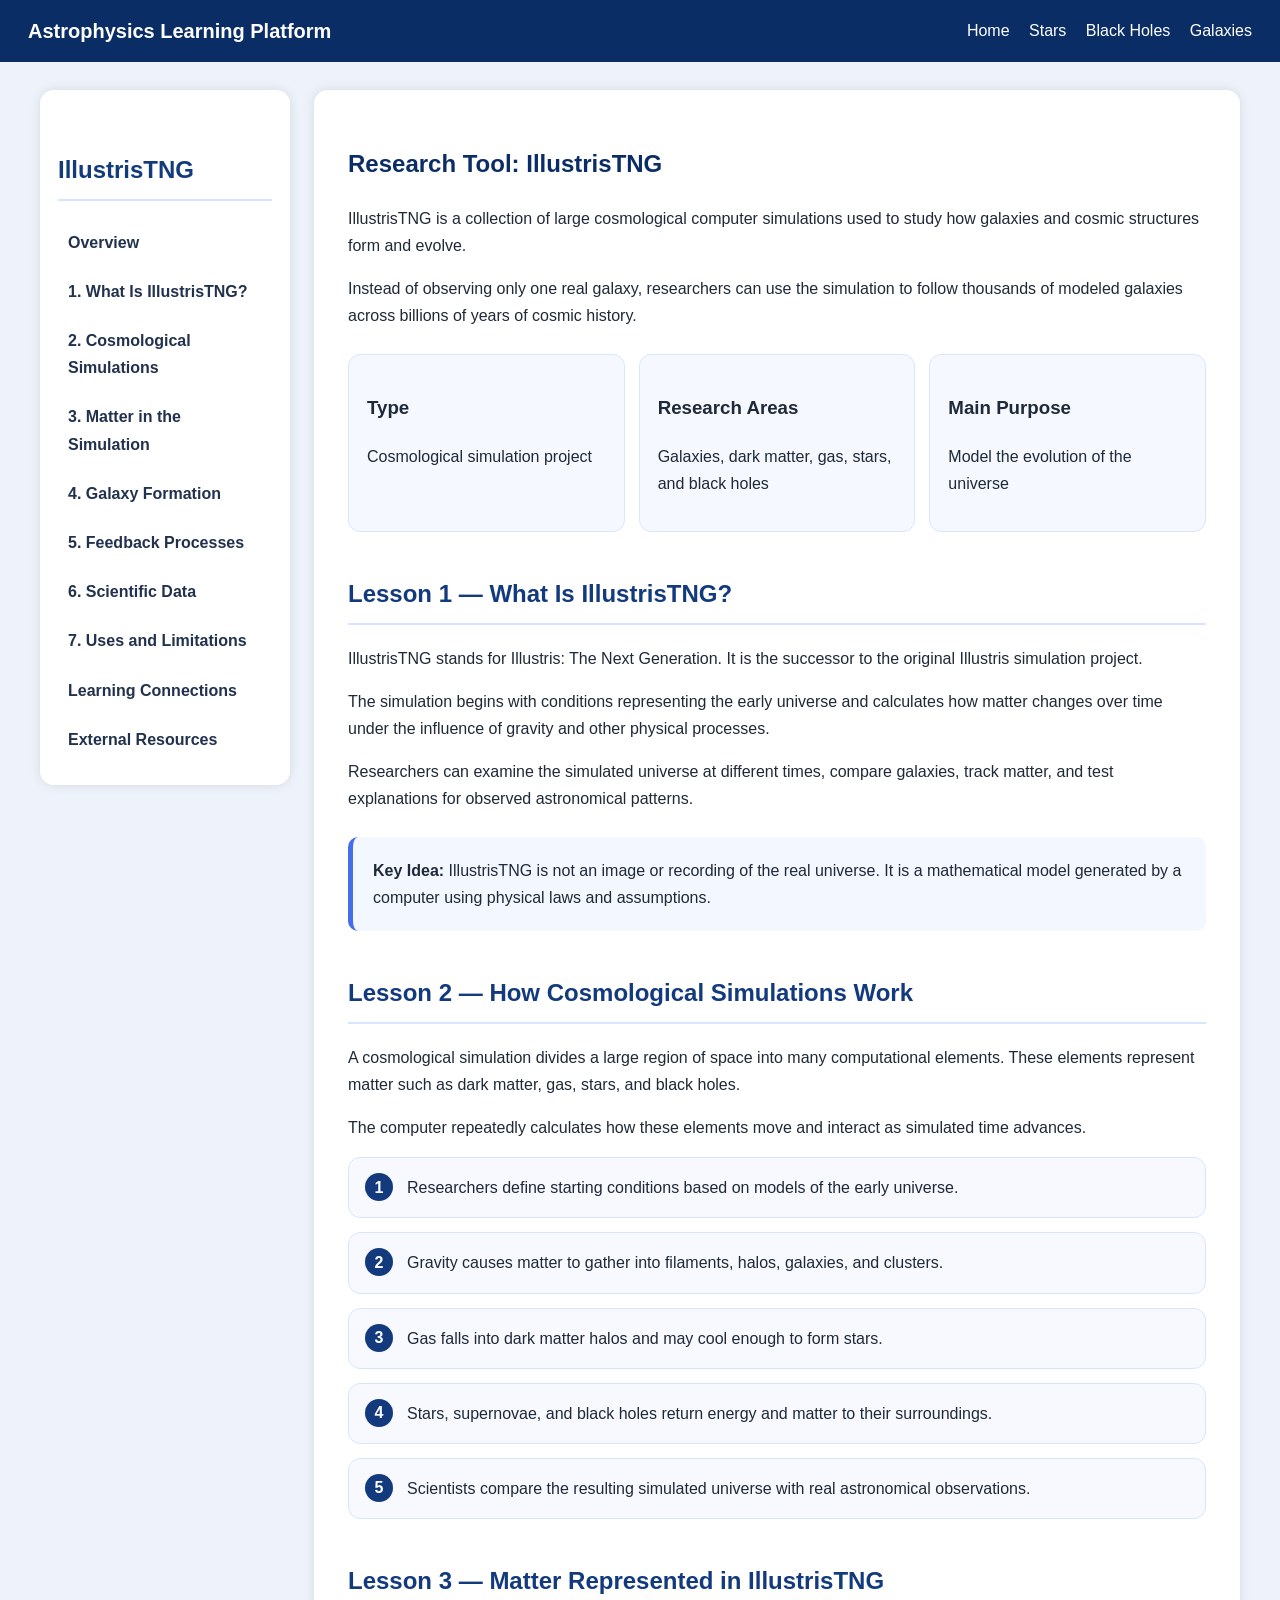
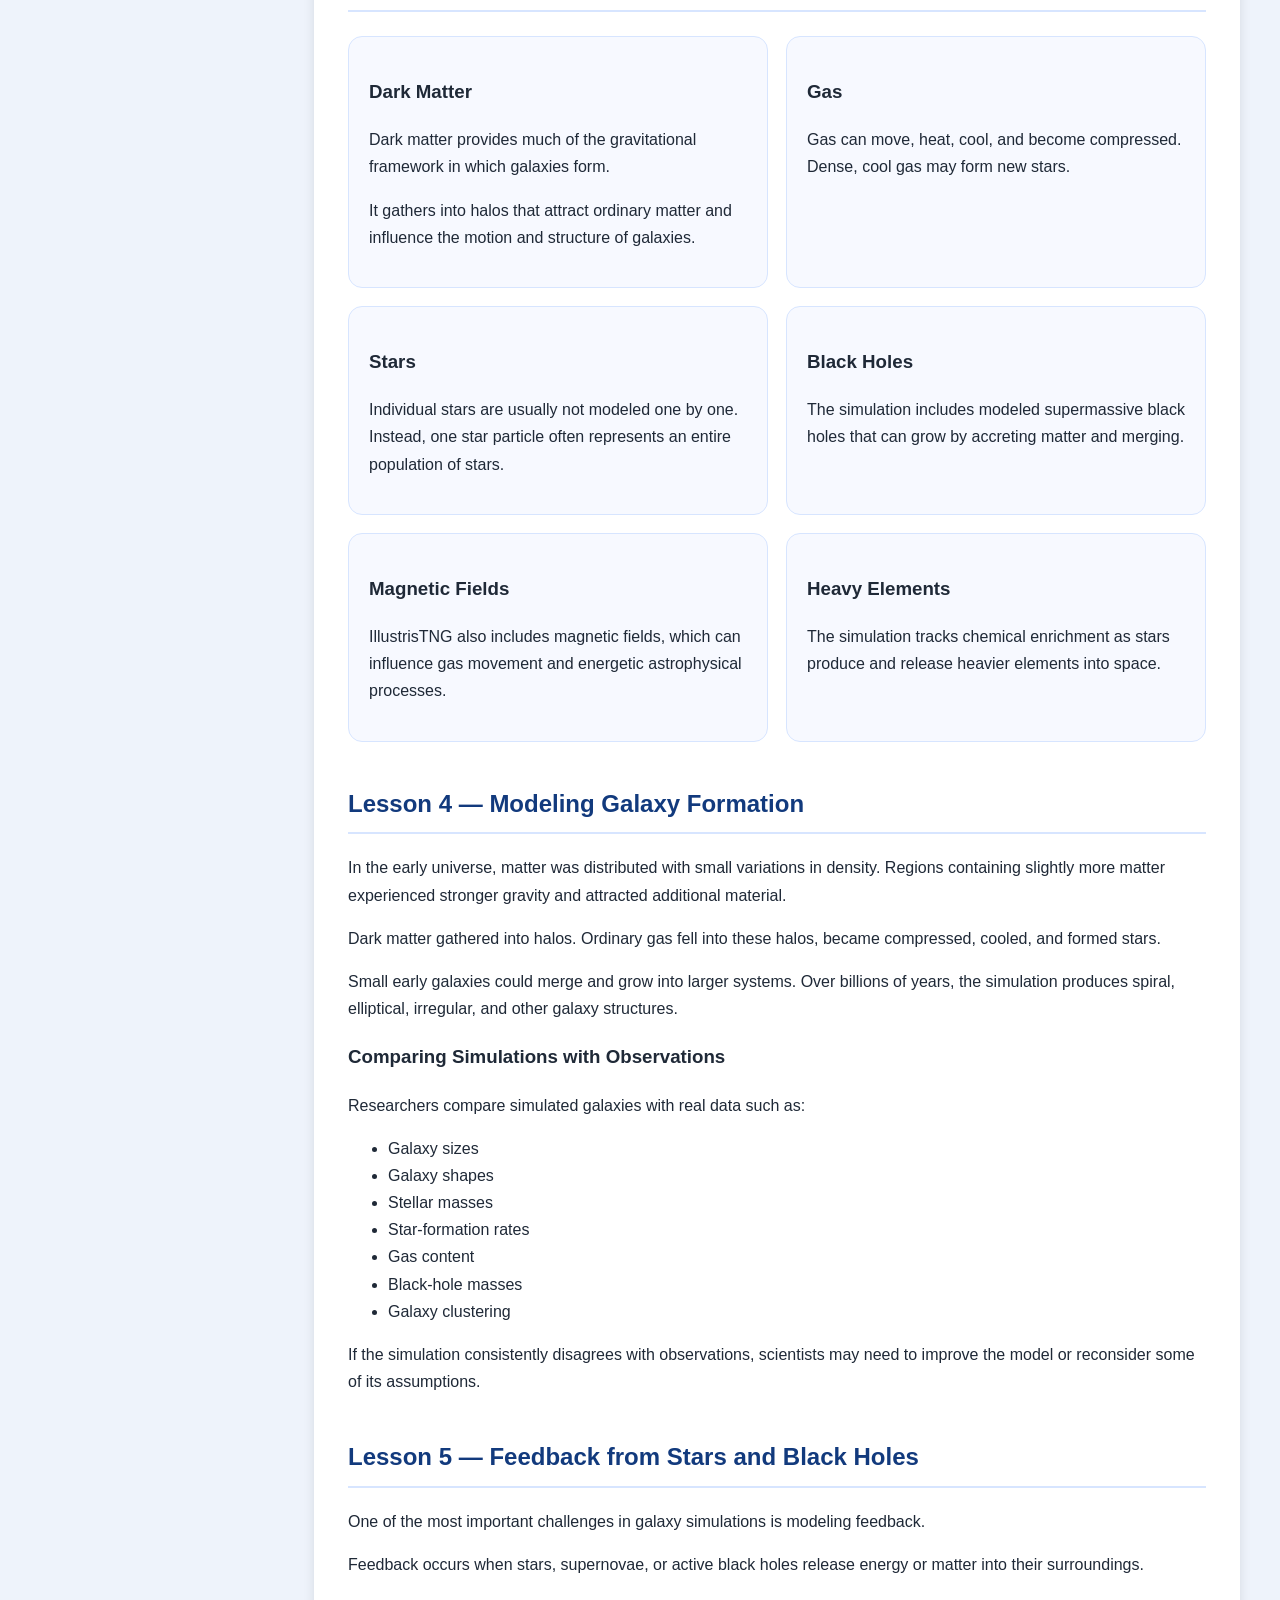
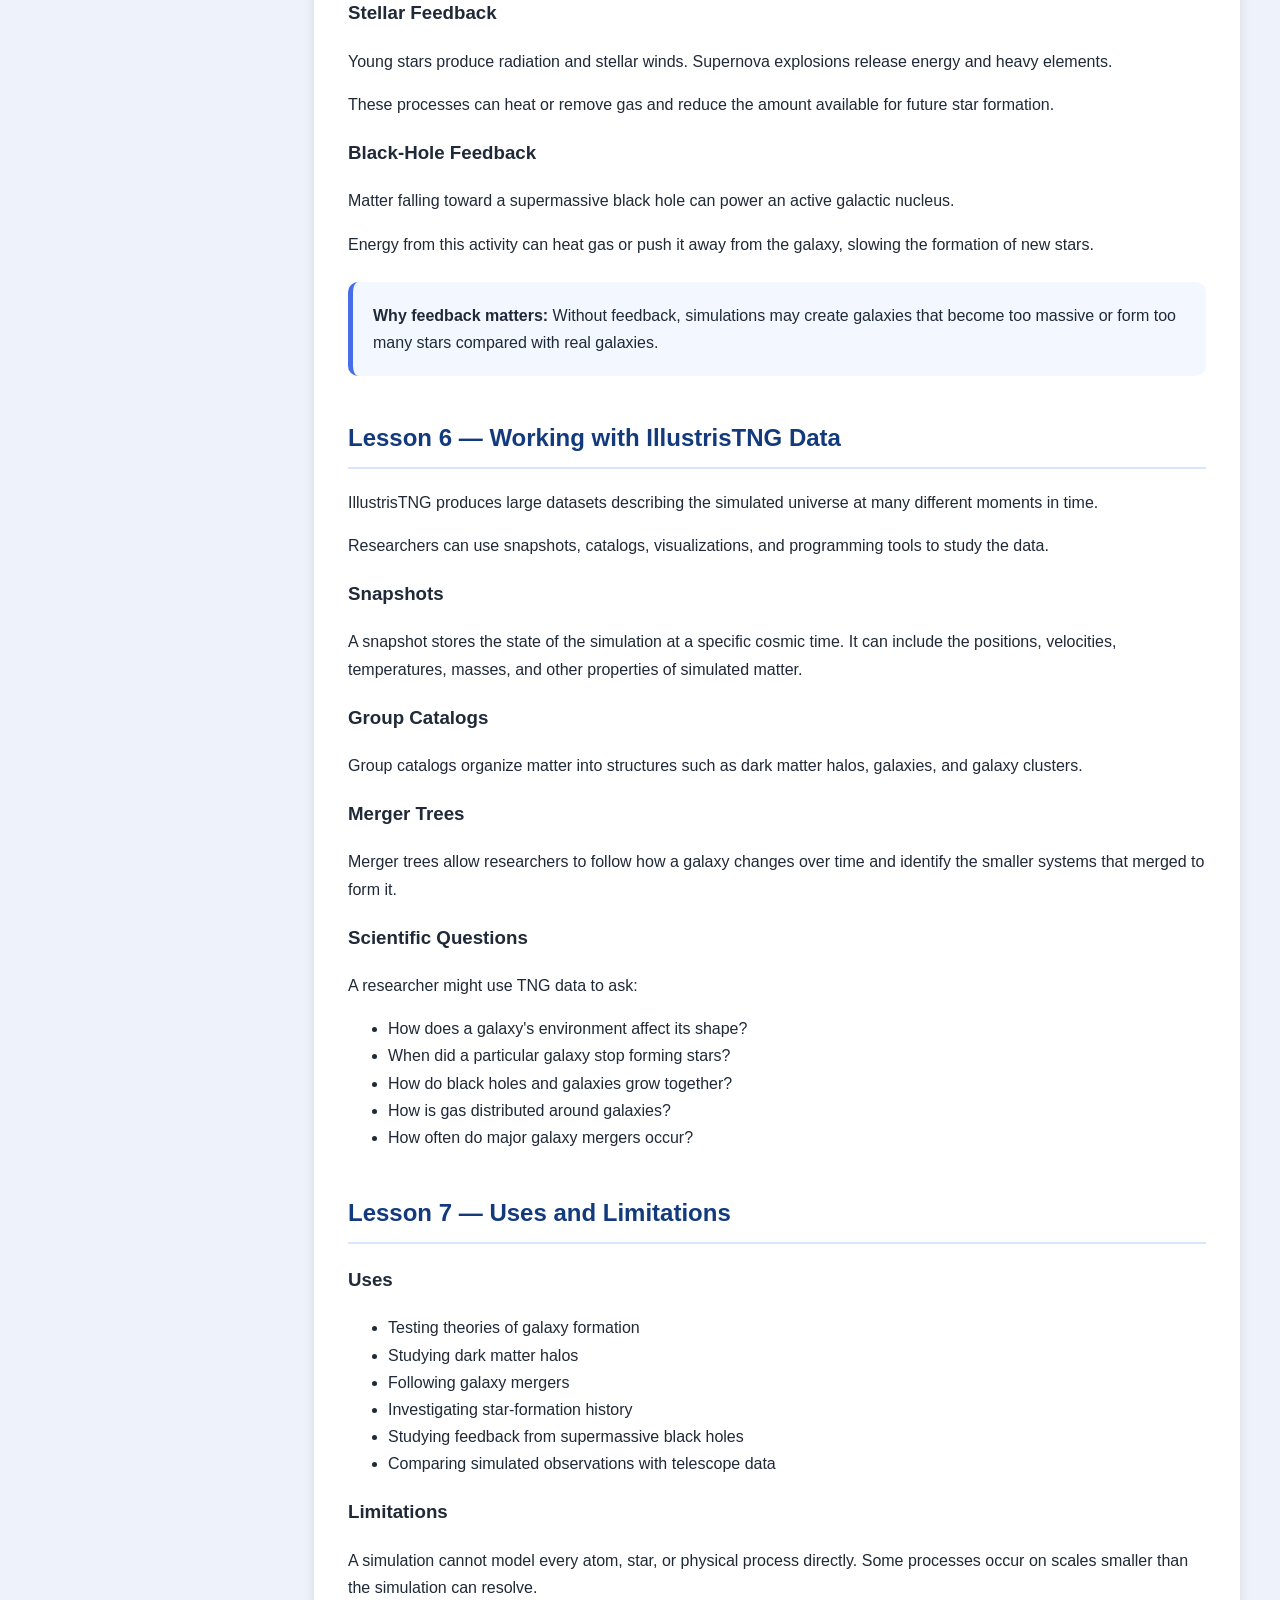
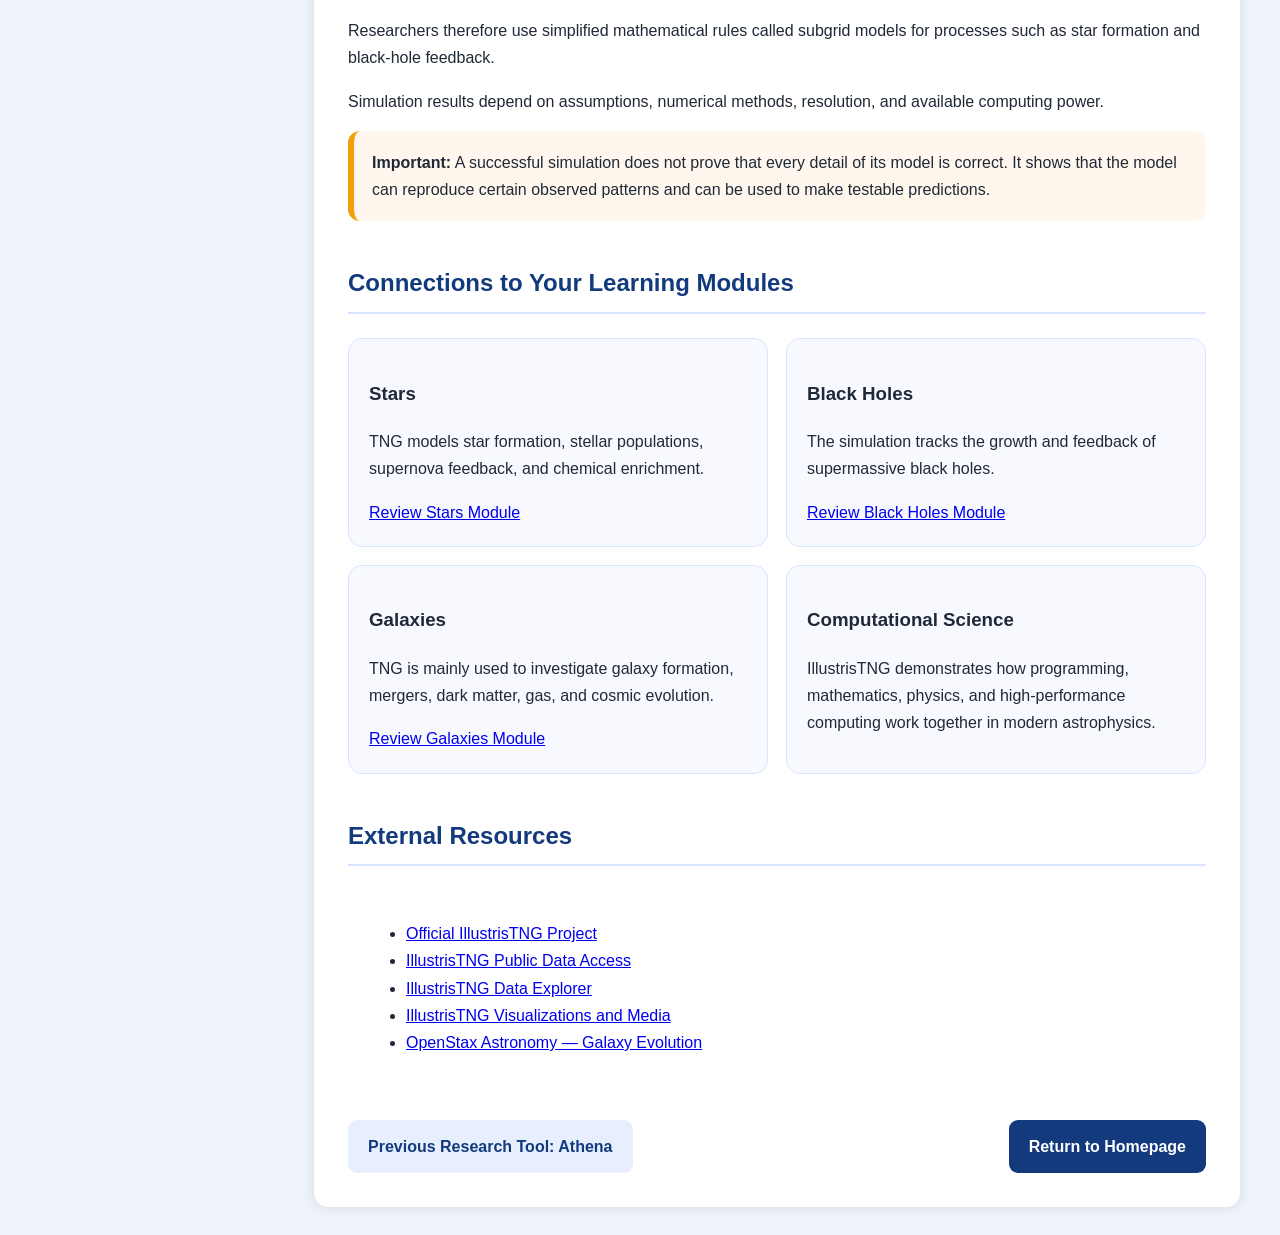
<file: tng.html>
<!DOCTYPE html>
<html>

<head>
    <meta charset="UTF-8">

    <title>IllustrisTNG | Astrophysics Learning Platform</title>

    <link rel="stylesheet" href="styles.css?v=99">

    <style>
        .course-layout {
            display: flex !important;
            align-items: flex-start;
            gap: 24px;
            width: 94%;
            max-width: 1200px;
            margin: 28px auto;
        }

        .sidebar {
            width: 250px !important;
            min-width: 250px;
            background: white;
            border-radius: 14px;
            padding: 18px;
            box-shadow: 0 0 12px rgba(0, 0, 0, 0.1);
            position: sticky;
            top: 20px;
        }

        .sidebar a {
            display: block !important;
            padding: 8px 10px;
            margin: 6px 0;
            color: #22314d;
            border-radius: 8px;
            text-decoration: none;
            font-weight: bold;
        }

        .sidebar a:hover {
            background: #edf4ff;
        }

        .content {
            flex: 1;
            background: white;
            border-radius: 14px;
            padding: 34px;
            box-shadow: 0 0 12px rgba(0, 0, 0, 0.1);
        }

        .simulation-card {
            background: #f3f7ff;
            border-left: 5px solid #456ee8;
            border-radius: 10px;
            padding: 20px;
            margin: 24px 0;
        }

        .science-grid {
            display: grid;
            grid-template-columns: repeat(2, minmax(0, 1fr));
            gap: 18px;
            margin: 24px 0;
        }

        .science-card {
            background: #f7f9ff;
            border: 1px solid #d7e5ff;
            border-radius: 14px;
            padding: 20px;
        }

        .process-list {
            counter-reset: simulation-step;
            list-style: none;
            padding-left: 0;
        }

        .process-list li {
            counter-increment: simulation-step;
            background: #f7f9ff;
            border: 1px solid #d7e5ff;
            border-radius: 12px;
            padding: 16px 16px 16px 58px;
            margin: 14px 0;
            position: relative;
        }

        .process-list li::before {
            content: counter(simulation-step);
            position: absolute;
            left: 16px;
            top: 15px;
            width: 28px;
            height: 28px;
            border-radius: 50%;
            background: #123a7d;
            color: white;
            display: flex;
            align-items: center;
            justify-content: center;
            font-weight: bold;
        }

        @media (max-width: 850px) {
            .course-layout {
                display: block !important;
            }

            .sidebar {
                width: auto !important;
                position: static;
                margin-bottom: 20px;
            }

            .science-grid {
                grid-template-columns: 1fr;
            }
        }
    </style>

</head>

<body>

<nav class="top-nav">

    <div class="brand">
        Astrophysics Learning Platform
    </div>

    <div>
        <a href="index.html">Home</a>
        <a href="stars.html">Stars</a>
        <a href="blackholes.html">Black Holes</a>
        <a href="galaxies.html">Galaxies</a>
    </div>

</nav>

<div class="course-layout">

    <aside class="sidebar">

        <h2>IllustrisTNG</h2>

        <a href="#overview">Overview</a>
        <a href="#lesson1">1. What Is IllustrisTNG?</a>
        <a href="#lesson2">2. Cosmological Simulations</a>
        <a href="#lesson3">3. Matter in the Simulation</a>
        <a href="#lesson4">4. Galaxy Formation</a>
        <a href="#lesson5">5. Feedback Processes</a>
        <a href="#lesson6">6. Scientific Data</a>
        <a href="#lesson7">7. Uses and Limitations</a>
        <a href="#connections">Learning Connections</a>
        <a href="#resources">External Resources</a>

    </aside>

    <main class="content">

        <section id="overview">

            <h1>
                Research Tool: IllustrisTNG
            </h1>

            <p>
                IllustrisTNG is a collection of large cosmological computer
                simulations used to study how galaxies and cosmic structures
                form and evolve.
            </p>

            <p>
                Instead of observing only one real galaxy, researchers can use
                the simulation to follow thousands of modeled galaxies across
                billions of years of cosmic history.
            </p>

        </section>

        <div class="info-grid">

            <div class="info-card">
                <h3>Type</h3>
                <p>Cosmological simulation project</p>
            </div>

            <div class="info-card">
                <h3>Research Areas</h3>
                <p>Galaxies, dark matter, gas, stars, and black holes</p>
            </div>

            <div class="info-card">
                <h3>Main Purpose</h3>
                <p>Model the evolution of the universe</p>
            </div>

        </div>

        <section id="lesson1">

            <h2>
                Lesson 1 — What Is IllustrisTNG?
            </h2>

            <p>
                IllustrisTNG stands for Illustris: The Next Generation.
                It is the successor to the original Illustris simulation
                project.
            </p>

            <p>
                The simulation begins with conditions representing the early
                universe and calculates how matter changes over time under the
                influence of gravity and other physical processes.
            </p>

            <p>
                Researchers can examine the simulated universe at different
                times, compare galaxies, track matter, and test explanations
                for observed astronomical patterns.
            </p>

            <div class="simulation-card">

                <strong>Key Idea:</strong>

                IllustrisTNG is not an image or recording of the real universe.
                It is a mathematical model generated by a computer using
                physical laws and assumptions.

            </div>

        </section>

        <section id="lesson2">

            <h2>
                Lesson 2 — How Cosmological Simulations Work
            </h2>

            <p>
                A cosmological simulation divides a large region of space into
                many computational elements. These elements represent matter
                such as dark matter, gas, stars, and black holes.
            </p>

            <p>
                The computer repeatedly calculates how these elements move and
                interact as simulated time advances.
            </p>

            <ol class="process-list">

                <li>
                    Researchers define starting conditions based on models of
                    the early universe.
                </li>

                <li>
                    Gravity causes matter to gather into filaments, halos,
                    galaxies, and clusters.
                </li>

                <li>
                    Gas falls into dark matter halos and may cool enough to form
                    stars.
                </li>

                <li>
                    Stars, supernovae, and black holes return energy and matter
                    to their surroundings.
                </li>

                <li>
                    Scientists compare the resulting simulated universe with
                    real astronomical observations.
                </li>

            </ol>

        </section>

        <section id="lesson3">

            <h2>
                Lesson 3 — Matter Represented in IllustrisTNG
            </h2>

            <div class="science-grid">

                <div class="science-card">

                    <h3>Dark Matter</h3>

                    <p>
                        Dark matter provides much of the gravitational framework
                        in which galaxies form.
                    </p>

                    <p>
                        It gathers into halos that attract ordinary matter and
                        influence the motion and structure of galaxies.
                    </p>

                </div>

                <div class="science-card">

                    <h3>Gas</h3>

                    <p>
                        Gas can move, heat, cool, and become compressed.
                        Dense, cool gas may form new stars.
                    </p>

                </div>

                <div class="science-card">

                    <h3>Stars</h3>

                    <p>
                        Individual stars are usually not modeled one by one.
                        Instead, one star particle often represents an entire
                        population of stars.
                    </p>

                </div>

                <div class="science-card">

                    <h3>Black Holes</h3>

                    <p>
                        The simulation includes modeled supermassive black holes
                        that can grow by accreting matter and merging.
                    </p>

                </div>

                <div class="science-card">

                    <h3>Magnetic Fields</h3>

                    <p>
                        IllustrisTNG also includes magnetic fields, which can
                        influence gas movement and energetic astrophysical
                        processes.
                    </p>

                </div>

                <div class="science-card">

                    <h3>Heavy Elements</h3>

                    <p>
                        The simulation tracks chemical enrichment as stars
                        produce and release heavier elements into space.
                    </p>

                </div>

            </div>

        </section>

        <section id="lesson4">

            <h2>
                Lesson 4 — Modeling Galaxy Formation
            </h2>

            <p>
                In the early universe, matter was distributed with small
                variations in density. Regions containing slightly more matter
                experienced stronger gravity and attracted additional material.
            </p>

            <p>
                Dark matter gathered into halos. Ordinary gas fell into these
                halos, became compressed, cooled, and formed stars.
            </p>

            <p>
                Small early galaxies could merge and grow into larger systems.
                Over billions of years, the simulation produces spiral,
                elliptical, irregular, and other galaxy structures.
            </p>

            <h3>
                Comparing Simulations with Observations
            </h3>

            <p>
                Researchers compare simulated galaxies with real data such as:
            </p>

            <ul>
                <li>Galaxy sizes</li>
                <li>Galaxy shapes</li>
                <li>Stellar masses</li>
                <li>Star-formation rates</li>
                <li>Gas content</li>
                <li>Black-hole masses</li>
                <li>Galaxy clustering</li>
            </ul>

            <p>
                If the simulation consistently disagrees with observations,
                scientists may need to improve the model or reconsider some of
                its assumptions.
            </p>

        </section>

        <section id="lesson5">

            <h2>
                Lesson 5 — Feedback from Stars and Black Holes
            </h2>

            <p>
                One of the most important challenges in galaxy simulations is
                modeling feedback.
            </p>

            <p>
                Feedback occurs when stars, supernovae, or active black holes
                release energy or matter into their surroundings.
            </p>

            <h3>
                Stellar Feedback
            </h3>

            <p>
                Young stars produce radiation and stellar winds. Supernova
                explosions release energy and heavy elements.
            </p>

            <p>
                These processes can heat or remove gas and reduce the amount
                available for future star formation.
            </p>

            <h3>
                Black-Hole Feedback
            </h3>

            <p>
                Matter falling toward a supermassive black hole can power an
                active galactic nucleus.
            </p>

            <p>
                Energy from this activity can heat gas or push it away from the
                galaxy, slowing the formation of new stars.
            </p>

            <div class="simulation-card">

                <strong>Why feedback matters:</strong>

                Without feedback, simulations may create galaxies that become
                too massive or form too many stars compared with real galaxies.

            </div>

        </section>

        <section id="lesson6">

            <h2>
                Lesson 6 — Working with IllustrisTNG Data
            </h2>

            <p>
                IllustrisTNG produces large datasets describing the simulated
                universe at many different moments in time.
            </p>

            <p>
                Researchers can use snapshots, catalogs, visualizations, and
                programming tools to study the data.
            </p>

            <h3>
                Snapshots
            </h3>

            <p>
                A snapshot stores the state of the simulation at a specific
                cosmic time. It can include the positions, velocities,
                temperatures, masses, and other properties of simulated matter.
            </p>

            <h3>
                Group Catalogs
            </h3>

            <p>
                Group catalogs organize matter into structures such as dark
                matter halos, galaxies, and galaxy clusters.
            </p>

            <h3>
                Merger Trees
            </h3>

            <p>
                Merger trees allow researchers to follow how a galaxy changes
                over time and identify the smaller systems that merged to form it.
            </p>

            <h3>
                Scientific Questions
            </h3>

            <p>
                A researcher might use TNG data to ask:
            </p>

            <ul>
                <li>How does a galaxy's environment affect its shape?</li>
                <li>When did a particular galaxy stop forming stars?</li>
                <li>How do black holes and galaxies grow together?</li>
                <li>How is gas distributed around galaxies?</li>
                <li>How often do major galaxy mergers occur?</li>
            </ul>

        </section>

        <section id="lesson7">

            <h2>
                Lesson 7 — Uses and Limitations
            </h2>

            <h3>
                Uses
            </h3>

            <ul>
                <li>
                    Testing theories of galaxy formation
                </li>

                <li>
                    Studying dark matter halos
                </li>

                <li>
                    Following galaxy mergers
                </li>

                <li>
                    Investigating star-formation history
                </li>

                <li>
                    Studying feedback from supermassive black holes
                </li>

                <li>
                    Comparing simulated observations with telescope data
                </li>
            </ul>

            <h3>
                Limitations
            </h3>

            <p>
                A simulation cannot model every atom, star, or physical process
                directly. Some processes occur on scales smaller than the
                simulation can resolve.
            </p>

            <p>
                Researchers therefore use simplified mathematical rules called
                subgrid models for processes such as star formation and black-hole
                feedback.
            </p>

            <p>
                Simulation results depend on assumptions, numerical methods,
                resolution, and available computing power.
            </p>

            <div class="warning-callout">

                <strong>Important:</strong>

                A successful simulation does not prove that every detail of its
                model is correct. It shows that the model can reproduce certain
                observed patterns and can be used to make testable predictions.

            </div>

        </section>

        <section id="connections">

            <h2>
                Connections to Your Learning Modules
            </h2>

            <div class="science-grid">

                <div class="science-card">

                    <h3>Stars</h3>

                    <p>
                        TNG models star formation, stellar populations,
                        supernova feedback, and chemical enrichment.
                    </p>

                    <a href="stars.html">
                        Review Stars Module
                    </a>

                </div>

                <div class="science-card">

                    <h3>Black Holes</h3>

                    <p>
                        The simulation tracks the growth and feedback of
                        supermassive black holes.
                    </p>

                    <a href="blackholes.html">
                        Review Black Holes Module
                    </a>

                </div>

                <div class="science-card">

                    <h3>Galaxies</h3>

                    <p>
                        TNG is mainly used to investigate galaxy formation,
                        mergers, dark matter, gas, and cosmic evolution.
                    </p>

                    <a href="galaxies.html">
                        Review Galaxies Module
                    </a>

                </div>

                <div class="science-card">

                    <h3>Computational Science</h3>

                    <p>
                        IllustrisTNG demonstrates how programming, mathematics,
                        physics, and high-performance computing work together in
                        modern astrophysics.
                    </p>

                </div>

            </div>

        </section>

        <section id="resources">

            <h2>
                External Resources
            </h2>

            <div class="resource-list">

                <ul>
                    <li>
                        <a
                            href="https://www.tng-project.org/"
                            target="_blank"
                        >
                            Official IllustrisTNG Project
                        </a>
                    </li>

                    <li>
                        <a
                            href="https://www.tng-project.org/data/"
                            target="_blank"
                        >
                            IllustrisTNG Public Data Access
                        </a>
                    </li>

                    <li>
                        <a
                            href="https://www.tng-project.org/explore/"
                            target="_blank"
                        >
                            IllustrisTNG Data Explorer
                        </a>
                    </li>

                    <li>
                        <a
                            href="https://www.tng-project.org/media/"
                            target="_blank"
                        >
                            IllustrisTNG Visualizations and Media
                        </a>
                    </li>

                    <li>
                        <a
                            href="https://openstax.org/books/astronomy-2e/pages/28-4-the-evolution-and-distribution-of-galaxies"
                            target="_blank"
                        >
                            OpenStax Astronomy — Galaxy Evolution
                        </a>
                    </li>
                </ul>

            </div>

        </section>

        <div class="button-row">

            <a
                class="button secondary-button"
                href="athena.html"
            >
                Previous Research Tool: Athena
            </a>

            <a
                class="button"
                href="index.html"
            >
                Return to Homepage
            </a>

        </div>

    </main>

</div>

</body>

</html>
</file>
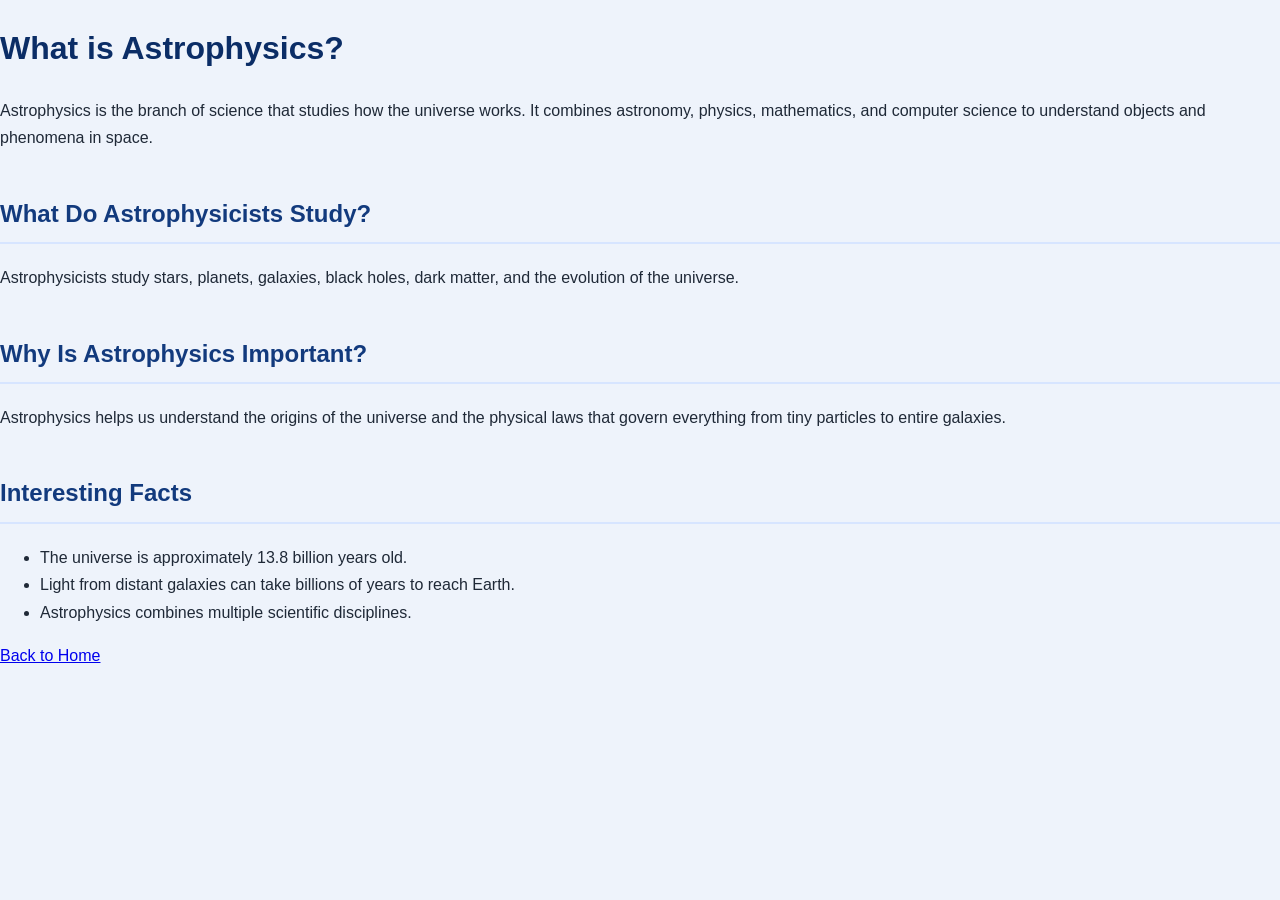
<file: whatisastrophysics.html>
<!DOCTYPE html>
<html>

<head>
    <meta charset="UTF-8">
    <title>What is Astrophysics?</title>
    <link rel="stylesheet" href="styles.css">
</head>

<body>

    <h1>What is Astrophysics?</h1>

    <p>
        Astrophysics is the branch of science that studies how the universe works. It combines astronomy, physics, mathematics, and computer science to understand objects and phenomena in space.
    </p>

    <h2>What Do Astrophysicists Study?</h2>

    <p>
        Astrophysicists study stars, planets, galaxies, black holes, dark matter, and the evolution of the universe.
    </p>

    <h2>Why Is Astrophysics Important?</h2>

    <p>
        Astrophysics helps us understand the origins of the universe and the physical laws that govern everything from tiny particles to entire galaxies.
    </p>

    <h2>Interesting Facts</h2>

    <ul>
        <li>The universe is approximately 13.8 billion years old.</li>
        <li>Light from distant galaxies can take billions of years to reach Earth.</li>
        <li>Astrophysics combines multiple scientific disciplines.</li>
    </ul>

    <a href="index.html">Back to Home</a>

</body>

</html>
</file>
<file: styles.css>
* {
    box-sizing: border-box;
}

body {
    margin: 0;
    font-family: Arial, Helvetica, sans-serif;
    background: #eef3fb;
    color: #1f2937;
    line-height: 1.7;
}

.top-nav {
    background: #0b2d66;
    color: white;
    padding: 14px 28px;
    display: flex;
    justify-content: space-between;
    align-items: center;
}

.top-nav a {
    color: white;
    margin-left: 15px;
    text-decoration: none;
}

.brand {
    font-size: 20px;
    font-weight: bold;
}

.course-layout {
    display: grid;
    grid-template-columns: 260px 1fr;
    gap: 24px;
    width: 94%;
    max-width: 1250px;
    margin: 28px auto;
}

.sidebar {
    background: white;
    border-radius: 14px;
    padding: 20px;
    box-shadow: 0 0 14px rgba(0,0,0,0.08);
    height: fit-content;
    position: sticky;
    top: 20px;
}

.sidebar a {
    display: block;
    padding: 10px 12px;
    margin: 6px 0;
    color: #22314d;
    border-radius: 8px;
    text-decoration: none;
    font-weight: bold;
}

.sidebar a:hover {
    background: #edf4ff;
}

.quiz-link {
    background: #123a7d;
    color: white !important;
    text-align: center;
    margin-top: 18px !important;
}

.content {
    background: white;
    border-radius: 14px;
    padding: 34px;
    box-shadow: 0 0 14px rgba(0,0,0,0.08);
}

.hero {
    background: linear-gradient(135deg, #0b2d66, #285cc4);
    color: white;
    padding: 34px;
    border-radius: 14px;
}

h1 {
    color: #0b2d66;
}

.hero h1 {
    color: white;
}

h2 {
    color: #123a7d;
    border-bottom: 2px solid #d7e5ff;
    padding-bottom: 8px;
    margin-top: 42px;
}

.info-grid {
    display: grid;
    grid-template-columns: repeat(3, 1fr);
    gap: 14px;
    margin: 25px 0;
}

.info-card, .callout, .warning-callout, .resource-list {
    border-radius: 12px;
    padding: 18px;
}

.info-card {
    background: #f5f8ff;
    border: 1px solid #d8e6ff;
}

.callout {
    background: #edf4ff;
    border-left: 6px solid #2f6fdd;
}

.warning-callout {
    background: #fff7ed;
    border-left: 6px solid #f59e0b;
}

.lesson-image {
    display: block;
    width: 100%;
    max-width: 750px;
    margin: 24px auto 8px;
    border-radius: 12px;
}

.caption {
    text-align: center;
    color: #5b6472;
    font-size: 14px;
}

table {
    width: 100%;
    border-collapse: collapse;
}

th {
    background: #123a7d;
    color: white;
}

th, td {
    border: 1px solid #d7e5ff;
    padding: 11px;
}

.button-row {
    display: flex;
    justify-content: space-between;
    margin-top: 30px;
}

.button {
    background: #123a7d;
    color: white;
    padding: 13px 20px;
    border-radius: 9px;
    text-decoration: none;
    font-weight: bold;
}

.secondary-button {
    background: #e7efff;
    color: #123a7d;
}

.option {
    display: flex;
    align-items: center;
    gap: 10px;
    margin: 12px 0;
    padding: 12px;
    background: white;
    border: 1px solid #d7e5ff;
    border-radius: 10px;
}

.option input {
    width: auto;
    margin: 0;
}

.feedback {
    margin-top: 14px;
    padding: 14px;
    border-radius: 10px;
    display: none;
}

.feedback.correct {
    background: #ecfdf3;
    border-left: 5px solid #16a34a;
}

.feedback.incorrect {
    background: #fff1f2;
    border-left: 5px solid #dc2626;
}

@media (max-width: 850px) {
    .course-layout {
        grid-template-columns: 1fr;
    }

    .sidebar {
        position: static;
    }

    .info-grid {
        grid-template-columns: 1fr;
    }
}
/* Better quiz answer layout */
.option {
    display: flex;
    align-items: flex-start;
    gap: 12px;
    padding: 12px 14px;
    margin: 10px 0;
    background: white;
    border: 1px solid #d7e5ff;
    border-radius: 10px;
    cursor: pointer;
    text-align: left;
    font-weight: normal;
}

.option input[type="radio"] {
    width: auto;
    margin-top: 6px;
    flex-shrink: 0;
}

.option:hover {
    background: #edf4ff;
    border-color: #8bb7ff;
}

.question {
    text-align: left;
}
/* Homepage */

.home-container {
    width: 92%;
    max-width: 1100px;
    margin: 0 auto;
    text-align: center;
}

.home-container ul {
    list-style-position: inside;
    padding-left: 0;
}

.dashboard {
    width: 100%;
    margin: 35px auto;
    text-align: center;
}

.progress-grid {
    display: grid;
    grid-template-columns: repeat(5, 1fr);
    gap: 15px;
}

.progress-card {
    background: white;
    padding: 18px;
    border-radius: 14px;
    border: 1px solid #d7e5ff;
    box-shadow: 0 3px 12px rgba(0, 0, 0, 0.08);
}

.progress-card h3 {
    color: #123a7d;
    margin-top: 0;
}

@media (max-width: 900px) {
    .progress-grid {
        grid-template-columns: repeat(2, 1fr);
    }
}

@media (max-width: 550px) {
    .progress-grid {
        grid-template-columns: 1fr;
    }
}
/* AstroBot rocket game */

.rocket-game {
    width: 90%;
    max-width: 650px;
    margin: 25px auto;
    padding: 18px;
    background: white;
    border: 1px solid #d7e5ff;
    border-radius: 14px;
    text-align: center;
}

.rocket-game canvas {
    width: 100%;
    max-width: 600px;
    border-radius: 10px;
}

.hidden {
    display: none !important;
}
/* ---------- HOMEPAGE ---------- */

.home-container {
    width: 92%;
    max-width: 1100px;
    margin: 0 auto;
    padding: 30px 0 60px;
    text-align: center;
}

.home-container section {
    margin: 38px auto;
}

.module-grid {
    display: grid;
    grid-template-columns: repeat(2, minmax(0, 1fr));
    gap: 22px;
    margin-top: 22px;
}

.module-card {
    background: white;
    border: 1px solid #d7e5ff;
    border-radius: 16px;
    padding: 24px;
    text-align: center;
    box-shadow: 0 5px 16px rgba(0, 0, 0, 0.08);
}

.module-card h3 {
    color: #123a7d;
    margin-top: 0;
}

/* ---------- XP DASHBOARD ---------- */

.dashboard {
    background: white;
    border-radius: 18px;
    padding: 25px;
    box-shadow: 0 5px 16px rgba(0, 0, 0, 0.08);
}

.xp-bar-container {
    width: 100%;
    height: 24px;
    background: #e4e9f4;
    border-radius: 999px;
    overflow: hidden;
    margin: 12px 0;
}

.xp-bar-fill {
    width: 0%;
    height: 100%;
    background: linear-gradient(90deg, #5f7cff, #9a5cff);
    border-radius: 999px;
    transition: width 0.5s ease;
}

.progress-grid {
    display: grid;
    grid-template-columns: repeat(4, minmax(0, 1fr));
    gap: 15px;
    margin-top: 22px;
}

.progress-card {
    background: #f7f9ff;
    border: 1px solid #d7e5ff;
    padding: 18px;
    border-radius: 14px;
    text-align: center;
}

.badge {
    display: inline-block;
    padding: 7px 12px;
    margin: 4px;
    border-radius: 999px;
    background: #efe9ff;
    color: #4c2f8f;
    font-weight: bold;
}

/* ---------- ASTROBOT ---------- */

.astrobot-section {
    background: white;
    padding: 28px;
    border-radius: 18px;
    box-shadow: 0 5px 16px rgba(0, 0, 0, 0.08);
    text-align: center;
}

.chat-controls {
    display: flex;
    justify-content: center;
    gap: 10px;
    flex-wrap: wrap;
    margin: 18px 0;
}

.chat-controls input {
    width: min(500px, 90%);
}

#response {
    max-width: 800px;
    min-height: 55px;
    margin: 15px auto;
    text-align: left;
}

.rocket-game {
    width: 90%;
    max-width: 650px;
    margin: 25px auto;
    padding: 18px;
    background: #f7f9ff;
    border: 1px solid #d7e5ff;
    border-radius: 14px;
    text-align: center;
}

.rocket-game canvas {
    width: 100%;
    max-width: 600px;
    border-radius: 10px;
}

.hidden {
    display: none !important;
}

@media (max-width: 800px) {
    .module-grid,
    .progress-grid {
        grid-template-columns: 1fr;
    }
}
</file>
